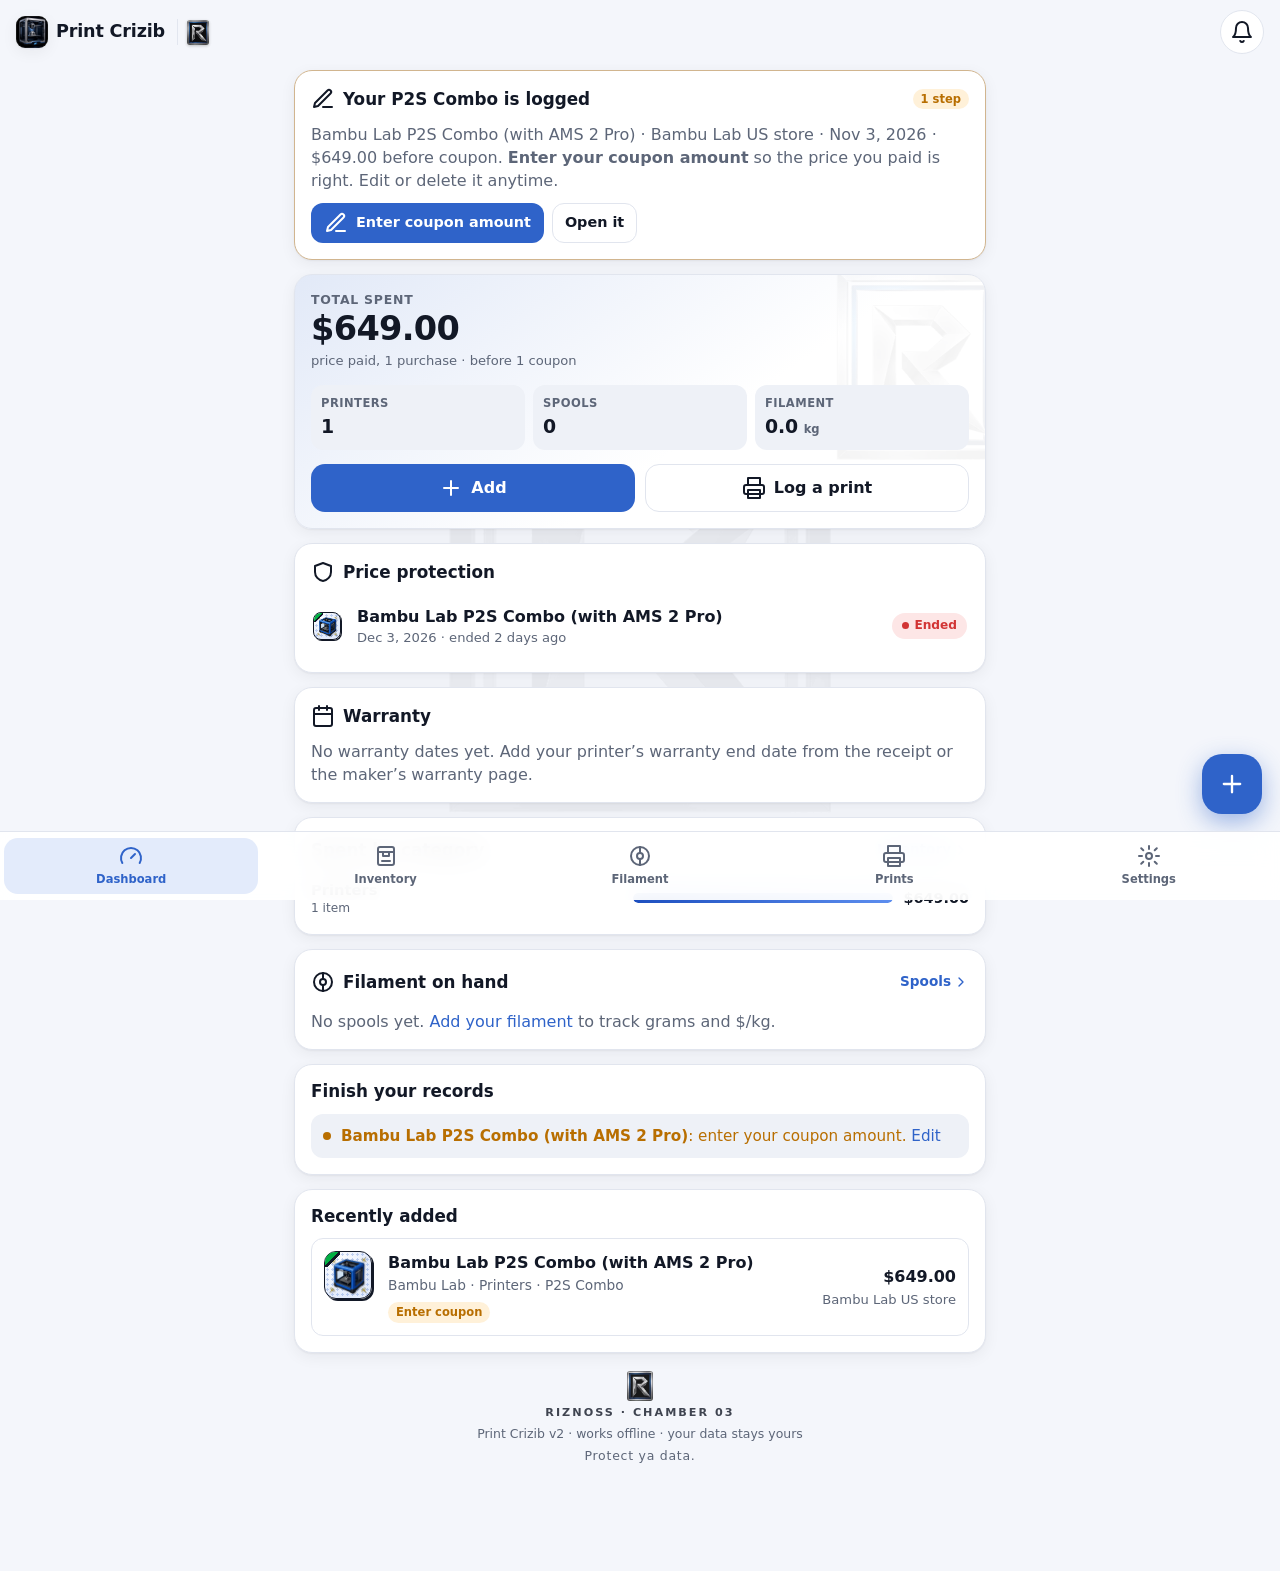
<file: index.html>
<!doctype html>
<html lang="en">
<head>
<meta charset="utf-8">
<meta name="viewport" content="width=device-width, initial-scale=1, viewport-fit=cover">
<title>Print Crizib: 3D Printing Gear &amp; Filament</title>
<meta name="description" content="Track your 3D printers, filament spools, resin, parts and every purchase: price paid, coupons, price-protection and warranty dates, grams left. Works offline; your data stays on your device.">
<meta name="theme-color" content="#f3f5f9" id="themeColor">
<meta name="apple-mobile-web-app-capable" content="yes">
<meta name="mobile-web-app-capable" content="yes">
<meta name="apple-mobile-web-app-status-bar-style" content="default">
<meta name="apple-mobile-web-app-title" content="Print Crizib">
<meta property="og:title" content="Print Crizib · RIZNOSS Chamber 03">
<meta property="og:description" content="Your 3D printing gear and filament: what you paid, price-protection and warranty dates, grams left. Free, private, works offline.">
<meta property="og:image" content="https://bigriznizzle.github.io/printcrizib/img/og-printcrizib.jpg">
<link rel="manifest" href="manifest.json">
<link rel="icon" href="favicon.ico" sizes="48x48">
<link rel="icon" type="image/png" sizes="32x32" href="icons/favicon-32.png">
<link rel="apple-touch-icon" href="icons/apple-touch-icon.png">
<link rel="stylesheet" href="styles.css">
</head>
<body>
<header class="topbar">
  <div class="brand"><span class="logo" aria-hidden="true"></span><span>Print Crizib</span><a href="#/about" class="rz-mark" aria-label="About Print Crizib, a RIZNOSS app"><img src="img/riznoss-crest-solid.webp" alt="" width="22" height="25" decoding="async"></a></div>
  <div class="top-right"><a href="#/dash" class="bell" id="bell" aria-label="Reminders on the dashboard"><svg viewBox="0 0 24 24" class="ic"><path d="M6 8a6 6 0 0 1 12 0c0 7 3 9 3 9H3s3-2 3-9"/><path d="M10.3 21a1.94 1.94 0 0 0 3.4 0"/></svg><span class="bell-count" id="bellCount" hidden></span></a></div>
</header>
<button type="button" class="update-bar" id="updateBar" hidden>Update available, tap to reload</button>
<main id="app" tabindex="-1"></main>
<button class="fab" id="fab" aria-label="Add" hidden><svg viewBox="0 0 24 24" class="ic"><path d="M12 5v14M5 12h14"/></svg></button>
<nav class="tabbar" id="tabbar">
  <a href="#/dash" data-tab="dash"><svg viewBox="0 0 24 24" class="ic"><path d="m12 14 4-4"/><path d="M3.34 19a10 10 0 1 1 17.32 0"/></svg><span>Dashboard</span></a>
  <a href="#/inv" data-tab="inv"><svg viewBox="0 0 24 24" class="ic"><rect x="4" y="3" width="16" height="18" rx="2"/><path d="M4 8h16M9 8v4h6V8M8 17h8"/></svg><span>Inventory</span></a>
  <a href="#/filament" data-tab="filament"><svg viewBox="0 0 24 24" class="ic"><circle cx="12" cy="12" r="9"/><circle cx="12" cy="12" r="3"/><path d="M12 3v6M12 15v6"/></svg><span>Filament</span></a>
  <a href="#/prints" data-tab="prints"><svg viewBox="0 0 24 24" class="ic"><path d="M6 9V2h12v7"/><rect x="2" y="9" width="20" height="9" rx="2"/><path d="M6 14h12v8H6z"/></svg><span>Prints</span></a>
  <a href="#/more" data-tab="more"><svg viewBox="0 0 24 24" class="ic"><circle cx="12" cy="12" r="3"/><path d="M12 2v3M12 19v3M4.2 4.2l2.1 2.1M17.7 17.7l2.1 2.1M2 12h3M19 12h3M4.2 19.8l2.1-2.1M17.7 6.3l2.1-2.1"/></svg><span>Settings</span></a>
</nav>
<dialog id="sheet" class="sheet"><form method="dialog" class="sheet-inner" id="sheetForm" novalidate></form></dialog>
<dialog id="confirm" class="confirm"><div class="confirm-inner" id="confirmInner"></div></dialog>
<div class="toast" id="toast" role="status" aria-live="polite"></div>
<input type="file" id="importFile" accept="application/json,.json" hidden>
<script src="app.js"></script>
<script src="sync.js"></script>
</body>
</html>
</file>
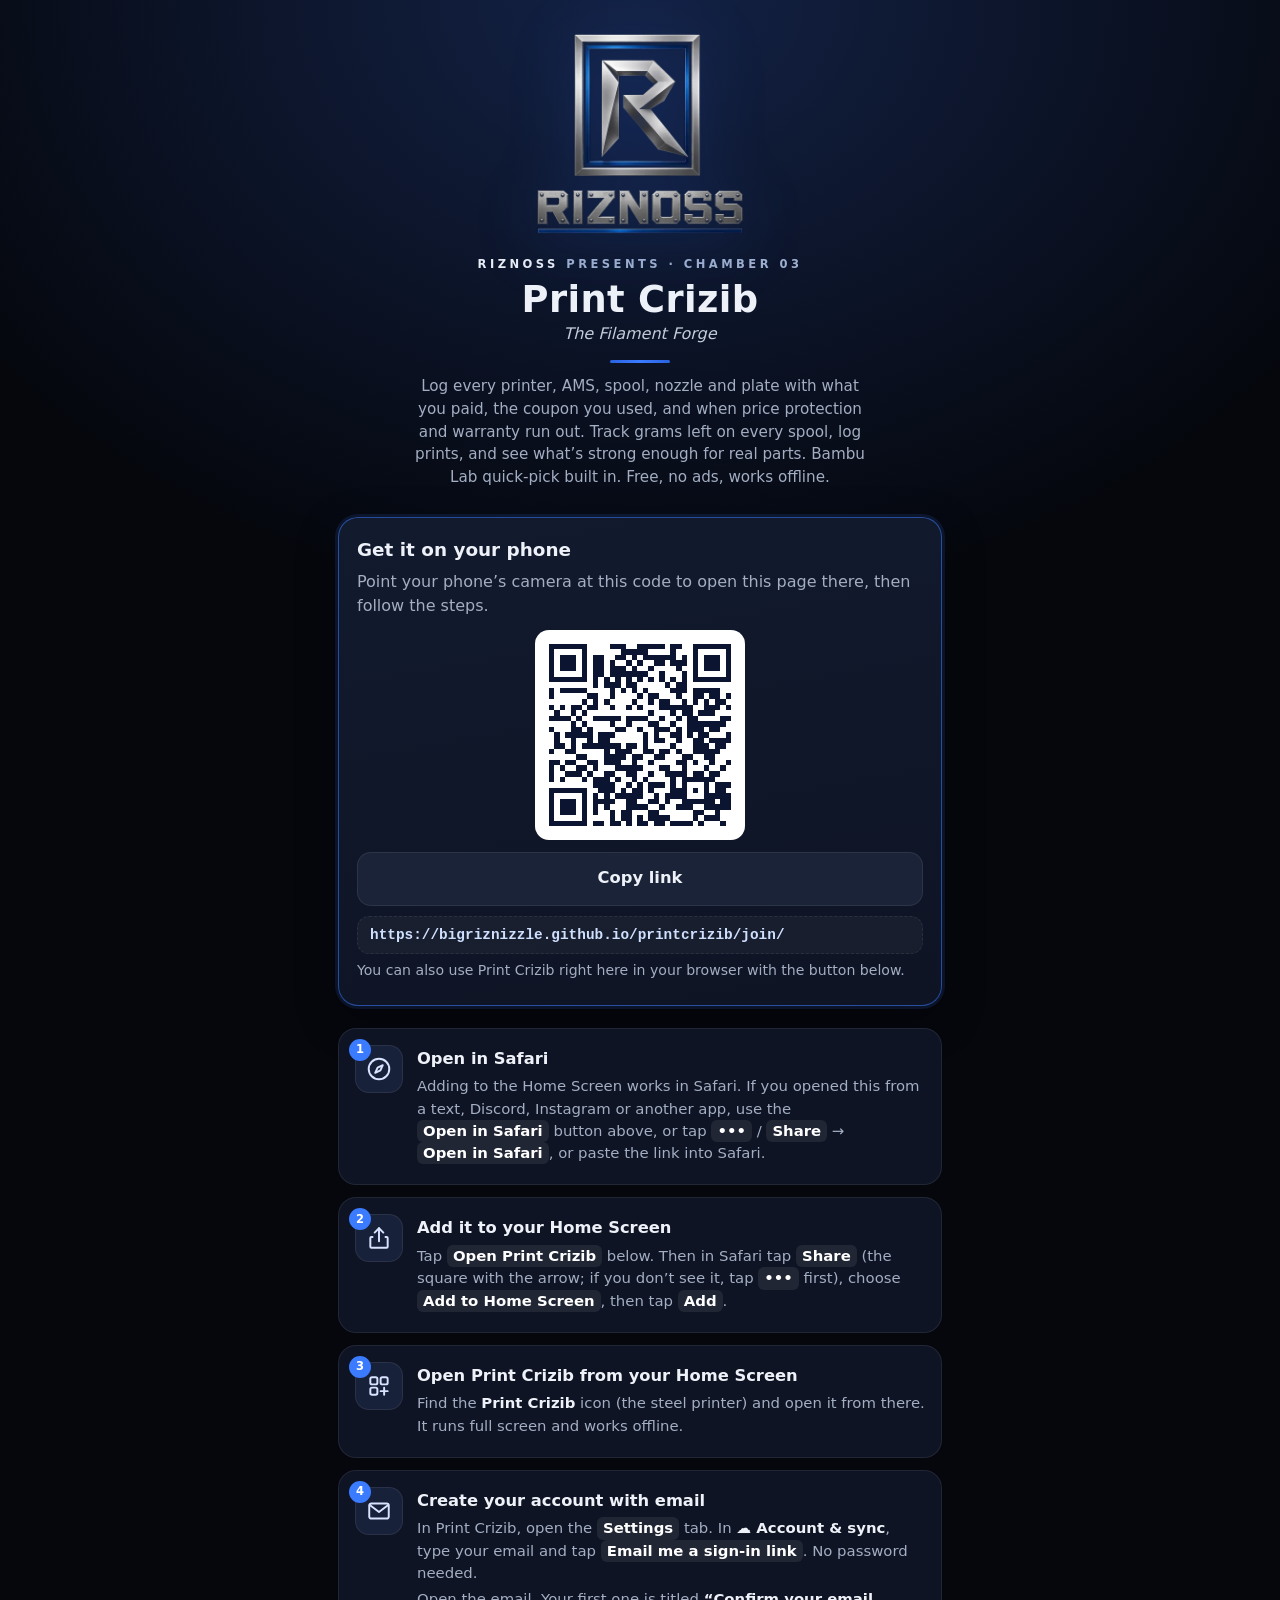
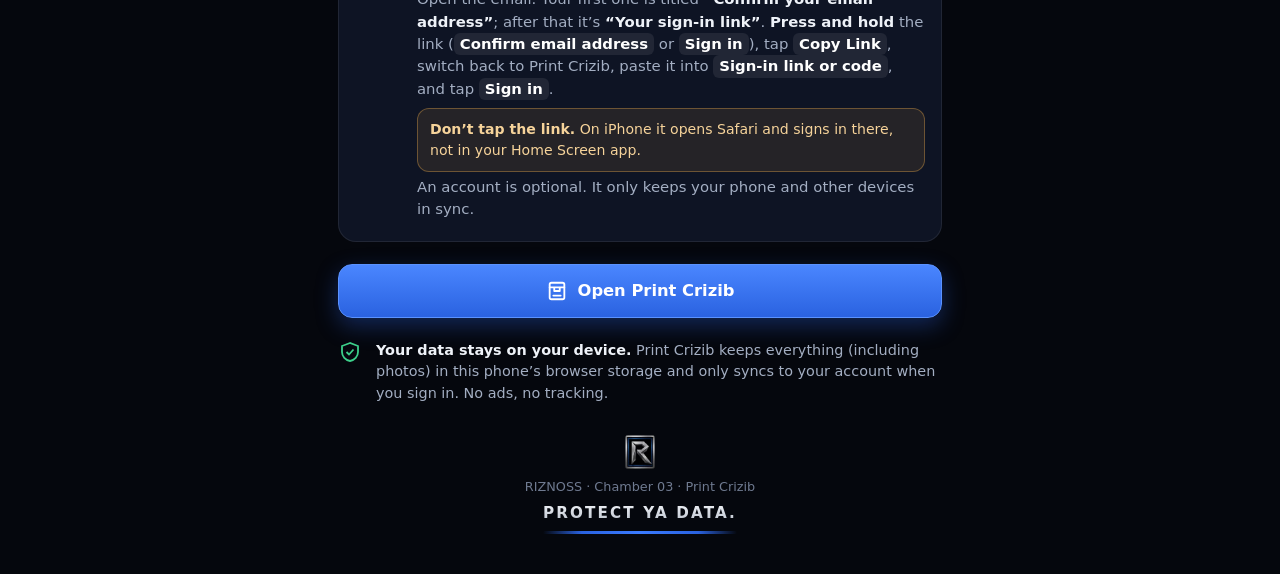
<file: join/index.html>
<!doctype html>
<html lang="en">
<head>
<meta charset="utf-8">
<meta name="viewport" content="width=device-width, initial-scale=1, viewport-fit=cover">
<title>Get Print Crizib · RIZNOSS Chamber 03</title>
<meta name="description" content="Print Crizib keeps every printer, AMS, spool and part you own: what you paid, coupons, price protection, warranty dates and grams left. Free, private, works offline.">
<meta name="theme-color" content="#05070d">
<link rel="canonical" href="https://bigriznizzle.github.io/printcrizib/join/">
<meta property="og:type" content="website">
<meta property="og:site_name" content="Print Crizib · RIZNOSS">
<meta property="og:title" content="Print Crizib · RIZNOSS Chamber 03">
<meta property="og:description" content="Your 3D printing gear and filament: what you paid, price-protection and warranty dates, grams left. Free, private, works offline. Tap to add it to your home screen.">
<meta property="og:url" content="https://bigriznizzle.github.io/printcrizib/join/">
<meta property="og:image" content="https://bigriznizzle.github.io/printcrizib/img/og-printcrizib.jpg">
<meta property="og:image:secure_url" content="https://bigriznizzle.github.io/printcrizib/img/og-printcrizib.jpg">
<meta property="og:image:type" content="image/jpeg">
<meta property="og:image:width" content="1200">
<meta property="og:image:height" content="630">
<meta property="og:image:alt" content="RIZNOSS crest with Print Crizib: Chamber 03, The Filament Forge">
<meta name="twitter:card" content="summary_large_image">
<meta name="twitter:title" content="Print Crizib · RIZNOSS Chamber 03">
<meta name="twitter:description" content="Your 3D printing gear and filament: what you paid, price-protection and warranty dates, grams left. Free, private, works offline.">
<meta name="twitter:image" content="https://bigriznizzle.github.io/printcrizib/img/og-printcrizib.jpg">
<meta name="twitter:image:alt" content="RIZNOSS crest with Print Crizib: Chamber 03, The Filament Forge">
<link rel="icon" type="image/png" sizes="32x32" href="../icons/favicon-32.png">
<link rel="apple-touch-icon" href="../icons/apple-touch-icon.png">
<link rel="manifest" href="../manifest.json">
<meta name="apple-mobile-web-app-title" content="Print Crizib">
<style>
:root{--bg:#05070d;--card:#0e1424;--card2:#121a2e;--line:rgba(255,255,255,.08);--text:#eef2f8;--muted:#a3aec2;--blue:#3b7bff;--blue2:#2a62e0;--ok:#3ccf8a;color-scheme:dark}
*{box-sizing:border-box}
html,body{margin:0;background:var(--bg);color:var(--text)}
body{font:16px/1.5 system-ui,-apple-system,"Segoe UI",Roboto,"Noto Sans",sans-serif;-webkit-font-smoothing:antialiased;min-height:100vh;
  background:radial-gradient(90% 40% at 50% 0%,#132246 0%,transparent 70%),var(--bg);padding:env(safe-area-inset-top) 0 env(safe-area-inset-bottom)}
.wrap{max-width:560px;margin:0 auto;padding:22px 18px 40px}
.hero{text-align:center;padding:10px 0 6px}
.hero img{width:min(54vw,210px);height:auto;filter:drop-shadow(0 12px 30px rgba(40,90,200,.28))}
.pres{margin:14px 0 0;font-size:.72rem;letter-spacing:.3em;text-transform:uppercase;color:#9fb0cf;font-weight:700}
.pres b{color:#e8edf6}
h1{margin:6px 0 0;font-size:2rem;line-height:1.1;letter-spacing:.01em}
.alias{margin:2px 0 0;color:#c3cad8;font-style:italic}
.pitch{margin:12px auto 0;max-width:30em;color:var(--muted);font-size:.95rem}
.bar{width:60px;height:3px;margin:14px auto 0;border-radius:2px;background:linear-gradient(90deg,var(--blue2),var(--blue),var(--blue2))}
.box{margin-top:22px;border-radius:20px;padding:18px;background:linear-gradient(170deg,var(--card2),var(--card));border:1px solid var(--line);box-shadow:0 14px 40px rgba(0,0,0,.35)}
.box.alert{border-color:rgba(59,123,255,.55);box-shadow:0 0 0 3px rgba(59,123,255,.12),0 14px 40px rgba(0,0,0,.35)}
.box h2{margin:0 0 6px;font-size:1.15rem}
.box p{margin:6px 0;color:var(--muted)}
.btn{display:flex;align-items:center;justify-content:center;gap:10px;width:100%;min-height:54px;margin-top:12px;padding:12px 18px;border-radius:14px;border:1px solid var(--line);
  background:#1a2338;color:var(--text);font:inherit;font-weight:750;font-size:1.02rem;text-decoration:none;cursor:pointer;-webkit-tap-highlight-color:transparent}
.btn.primary{background:linear-gradient(180deg,#4a86ff,#2a62e0);border-color:#5a92ff;color:#fff;box-shadow:0 8px 22px rgba(42,98,224,.35)}
.btn.silver{background:linear-gradient(180deg,#f3f5f9,#b7bfcc);color:#0b1020;border-color:#cfd5df}
.btn svg{width:22px;height:22px;flex:none}
.btn:active{transform:translateY(1px)}
.copied{color:var(--ok)!important}
.link{display:block;margin-top:10px;padding:10px 12px;border-radius:12px;background:rgba(255,255,255,.04);border:1px dashed var(--line);font:600 .9rem ui-monospace,SFMono-Regular,Menlo,monospace;color:#cfe0ff;word-break:break-all;user-select:all;-webkit-user-select:all}
.ok{display:inline-flex;align-items:center;gap:6px;color:var(--ok);font-weight:700}
ol.steps{list-style:none;margin:22px 0 0;padding:0;display:grid;gap:12px;counter-reset:s}
.step{display:grid;grid-template-columns:48px 1fr;gap:14px;align-items:start;padding:16px;border-radius:18px;background:var(--card);border:1px solid var(--line)}
.step.now{border-color:rgba(59,123,255,.6);background:linear-gradient(170deg,#142347,var(--card) 70%)}
.step.done{opacity:.62}
.ic{position:relative;width:48px;height:48px;border-radius:14px;display:grid;place-items:center;background:#18213a;border:1px solid var(--line)}
.ic svg{width:26px;height:26px;stroke:#d7e3ff;fill:none;stroke-width:1.8;stroke-linecap:round;stroke-linejoin:round}
.ic b{position:absolute;top:-7px;left:-7px;width:22px;height:22px;border-radius:50%;display:grid;place-items:center;font-size:.72rem;background:var(--blue);color:#fff}
.step.done .ic b{background:var(--ok)}
.step h3{margin:2px 0 4px;font-size:1.02rem}
.step p{margin:4px 0;color:var(--muted);font-size:.93rem}
.step strong{color:var(--text)}
.ui{display:inline-block;padding:0 6px;border-radius:6px;background:rgba(255,255,255,.08);color:#fff;font-weight:650;white-space:nowrap}
.warn{margin-top:8px;padding:10px 12px;border-radius:12px;background:rgba(242,176,74,.1);border:1px solid rgba(242,176,74,.35);color:#f6d39a;font-size:.88rem}
.qr{display:grid;place-items:center;margin-top:12px}
.qr svg{width:210px;height:210px;border-radius:14px;background:#fff;padding:8px}
.privacy{margin-top:22px;display:grid;grid-template-columns:28px 1fr;gap:10px;align-items:start;color:var(--muted);font-size:.9rem}
.privacy svg{width:24px;height:24px;stroke:var(--ok);fill:none;stroke-width:1.8}
.foot{margin-top:30px;text-align:center;color:#6f7a90;font-size:.8rem}
.foot img{width:30px;height:34px;border-radius:3px;display:block;margin:0 auto 8px;opacity:.9}
.sign{display:inline-block;margin-top:6px;font-weight:900;letter-spacing:.14em;text-transform:uppercase;color:#e9eef7;font-size:.95rem;
  background:linear-gradient(180deg,#f4f6fa,#9aa3b2);-webkit-background-clip:text;background-clip:text;-webkit-text-fill-color:transparent}
.sign::after{content:"";display:block;height:3px;margin-top:6px;border-radius:2px;background:linear-gradient(90deg,transparent,var(--blue2) 20%,var(--blue) 50%,var(--blue2) 80%,transparent)}
[hidden]{display:none!important}
@media (min-width:760px){.wrap{max-width:640px}h1{font-size:2.3rem}}
</style>
</head>
<body>
<main class="wrap">
  <header class="hero">
    <img src="../img/riznoss-lockup.webp" alt="RIZNOSS" width="210" height="203">
    <p class="pres"><b>RIZNOSS</b> presents · Chamber 03</p>
    <h1>Print Crizib</h1>
    <p class="alias">The Filament Forge</p>
    <div class="bar"></div>
    <p class="pitch">Log every printer, AMS, spool, nozzle and plate with what you paid, the coupon you used, and when price protection and warranty run out. Track grams left on every spool, log prints, and see what’s strong enough for real parts. Bambu Lab quick-pick built in. Free, no ads, works offline.</p>
  </header>

  <!-- context box: filled in by the script below; the default is the plain-link version for no-JS -->
  <section class="box alert" id="ctx">
    <h2>Open this page in Safari</h2>
    <p>On iPhone, Print Crizib installs from Safari. Copy this link and paste it into Safari:</p>
    <span class="link">https://bigriznizzle.github.io/printcrizib/join/</span>
  </section>

  <ol class="steps" id="steps">
    <li class="step" data-s="1"><div class="ic"><b>1</b><svg viewBox="0 0 24 24"><circle cx="12" cy="12" r="9.5"/><path d="m15.5 8.5-2.2 4.8-4.8 2.2 2.2-4.8z"/></svg></div>
      <div><h3 data-ios>Open in Safari</h3><h3 data-android hidden>Open in Chrome</h3>
        <p data-ios>Adding to the Home Screen works in Safari. If you opened this from a text, Discord, Instagram or another app, use the <span class="ui">Open in Safari</span> button above, or tap <span class="ui">•••</span> / <span class="ui">Share</span> → <span class="ui">Open in Safari</span>, or paste the link into Safari.</p>
        <p data-android hidden>Use Chrome. In another app, tap <span class="ui">⋮</span> → <span class="ui">Open in Chrome</span> (or <span class="ui">Open in browser</span>).</p></div></li>
    <li class="step" data-s="2"><div class="ic"><b>2</b><svg viewBox="0 0 24 24"><path d="M12 3v12"/><path d="m8 7 4-4 4 4"/><path d="M6 11H5a1 1 0 0 0-1 1v8a1 1 0 0 0 1 1h14a1 1 0 0 0 1-1v-8a1 1 0 0 0-1-1h-1"/></svg></div>
      <div><h3 data-ios>Add it to your Home Screen</h3><h3 data-android hidden>Install the app</h3>
        <p data-ios>Tap <span class="ui">Open Print Crizib</span> below. Then in Safari tap <span class="ui">Share</span> (the square with the arrow; if you don’t see it, tap <span class="ui">•••</span> first), choose <span class="ui">Add to Home Screen</span>, then tap <span class="ui">Add</span>.</p>
        <p data-android hidden>Tap <span class="ui">Install Print Crizib</span> above if you see it. Otherwise open Print Crizib, tap Chrome’s <span class="ui">⋮</span> menu → <span class="ui">Install app</span> (or <span class="ui">Add to Home screen</span>) → <span class="ui">Install</span>.</p></div></li>
    <li class="step" data-s="3"><div class="ic"><b>3</b><svg viewBox="0 0 24 24"><rect x="4" y="4" width="6.5" height="6.5" rx="1.6"/><rect x="13.5" y="4" width="6.5" height="6.5" rx="1.6"/><rect x="4" y="13.5" width="6.5" height="6.5" rx="1.6"/><path d="M16.75 13.5v6.5M13.5 16.75H20"/></svg></div>
      <div><h3>Open Print Crizib from your Home Screen</h3>
        <p>Find the <strong>Print Crizib</strong> icon (the steel printer) and open it from there. It runs full screen and works offline.</p></div></li>
    <li class="step" data-s="4"><div class="ic"><b>4</b><svg viewBox="0 0 24 24"><rect x="3" y="5" width="18" height="14" rx="2"/><path d="m3.5 6.5 8.5 6.5 8.5-6.5"/></svg></div>
      <div><h3>Create your account with email</h3>
        <p>In Print Crizib, open the <span class="ui">Settings</span> tab. In <strong>☁️ Account &amp; sync</strong>, type your email and tap <span class="ui">Email me a sign-in link</span>. No password needed.</p>
        <p>Open the email. Your first one is titled <strong>“Confirm your email address”</strong>; after that it’s <strong>“Your sign-in link”</strong>. <strong>Press and hold</strong> the link (<span class="ui">Confirm email address</span> or <span class="ui">Sign in</span>), tap <span class="ui">Copy Link</span>, switch back to Print Crizib, paste it into <span class="ui">Sign-in link or code</span>, and tap <span class="ui">Sign in</span>.</p>
        <div class="warn" data-ios><b>Don’t tap the link.</b> On iPhone it opens Safari and signs in there, not in your Home Screen app.</div>
        <p>An account is optional. It only keeps your phone and other devices in sync.</p></div></li>
  </ol>

  <a class="btn primary" id="openApp" href="https://bigriznizzle.github.io/printcrizib/?join=1" style="margin-top:22px"><svg viewBox="0 0 24 24" fill="none" stroke="currentColor" stroke-width="2" stroke-linecap="round" stroke-linejoin="round"><rect x="4" y="3" width="16" height="18" rx="2"/><path d="M4 8h16M9 8v4h6V8M8 17h8"/></svg>Open Print Crizib</a>

  <div class="privacy"><svg viewBox="0 0 24 24"><path d="M12 3 4 6v6c0 4.5 3.4 8.3 8 9 4.6-.7 8-4.5 8-9V6z"/><path d="m8.5 12 2.5 2.5 4.5-5"/></svg>
    <div><strong style="color:var(--text)">Your data stays on your device.</strong> Print Crizib keeps everything (including photos) in this phone’s browser storage and only syncs to your account when you sign in. No ads, no tracking.</div></div>

  <footer class="foot"><img src="../img/riznoss-crest-solid.webp" alt="" width="30" height="34">RIZNOSS · Chamber 03 · Print Crizib<br><span class="sign">Protect ya data.</span></footer>
</main>

<template id="tpl-ios-other">
  <h2>Open this in Safari first</h2>
  <p>You’re in another app’s browser. iPhone can only add Print Crizib to your Home Screen from Safari. This button opens Print Crizib in Safari, where it shows you the next step.</p>
  <a class="btn primary" id="safariBtn" href="x-safari-https://bigriznizzle.github.io/printcrizib/?join=1"><svg viewBox="0 0 24 24" fill="none" stroke="currentColor" stroke-width="2"><circle cx="12" cy="12" r="9.5"/><path d="m15.5 8.5-2.2 4.8-4.8 2.2 2.2-4.8z"/></svg>Open in Safari</a>
  <button class="btn" type="button" data-copy><svg viewBox="0 0 24 24" fill="none" stroke="currentColor" stroke-width="2"><rect x="9" y="9" width="12" height="12" rx="2"/><path d="M5 15V5a2 2 0 0 1 2-2h10"/></svg><span>Copy link</span></button>
  <p style="font-size:.88rem">Nothing happened? Tap <span class="ui">•••</span> or <span class="ui">Share</span> in this app and choose <span class="ui">Open in Safari</span> (or <span class="ui">Open in browser</span>). Or copy the link, open Safari, and paste it into the address bar.</p>
  <span class="link">https://bigriznizzle.github.io/printcrizib/join/</span>
</template>
<template id="tpl-ios-safari">
  <h2><span class="ok">✓ You’re in Safari</span></h2>
  <p>Next, step 2: tap <span class="ui">Open Print Crizib</span>, then <span class="ui">Share</span> → <span class="ui">Add to Home Screen</span> → <span class="ui">Add</span>.</p>
  <a class="btn primary" href="https://bigriznizzle.github.io/printcrizib/?join=1">Open Print Crizib</a>
</template>
<template id="tpl-installed">
  <h2><span class="ok">✓ Print Crizib is installed</span></h2>
  <p>You’re in the Home Screen app. Go to step 4 to create your account (optional).</p>
  <a class="btn primary" href="https://bigriznizzle.github.io/printcrizib/#/more">Open Account &amp; sync</a>
</template>
<template id="tpl-android">
  <h2>Install Print Crizib on Android</h2>
  <p>Install it from Chrome and it opens like a regular app, even offline.</p>
  <button class="btn primary" type="button" id="installBtn" hidden><svg viewBox="0 0 24 24" fill="none" stroke="currentColor" stroke-width="2" stroke-linecap="round"><path d="M12 3v12m0 0-4-4m4 4 4-4M4 21h16"/></svg>Install Print Crizib</button>
  <a class="btn" id="chromeBtn" hidden href="intent://bigriznizzle.github.io/printcrizib/?join=1#Intent;scheme=https;package=com.android.chrome;end">Open in Chrome</a>
  <button class="btn" type="button" data-copy><span>Copy link</span></button>
  <p style="font-size:.88rem">No install button? Tap Chrome’s <span class="ui">⋮</span> menu → <span class="ui">Install app</span> or <span class="ui">Add to Home screen</span>.</p>
</template>
<template id="tpl-desktop">
  <h2>Get it on your phone</h2>
  <p>Point your phone’s camera at this code to open this page there, then follow the steps.</p>
  <div class="qr" aria-label="QR code for https://bigriznizzle.github.io/printcrizib/join/"><svg xmlns="http://www.w3.org/2000/svg" viewBox="0 0 35 35" shape-rendering="crispEdges"><path fill="#ffffff" d="M0 0h35v35H0z"/><path stroke="#0b1430" d="M1 1.5h7m4 0h3m2 0h5m1 0h2m2 0h7M1 2.5h1m5 0h1m6 0h5m4 0h1m3 0h1m5 0h1M1 3.5h1m1 0h3m1 0h1m1 0h2m2 0h2m1 0h1m1 0h6m1 0h1m1 0h1m1 0h3m1 0h1M1 4.5h1m1 0h3m1 0h1m1 0h2m1 0h1m2 0h1m1 0h1m2 0h2m1 0h3m1 0h1m1 0h3m1 0h1M1 5.5h1m1 0h3m1 0h1m1 0h2m1 0h3m1 0h1m2 0h1m4 0h1m2 0h1m1 0h3m1 0h1M1 6.5h1m5 0h1m1 0h2m1 0h7m2 0h1m3 0h1m1 0h1m5 0h1M1 7.5h7m1 0h1m1 0h1m1 0h1m1 0h1m1 0h1m1 0h1m1 0h1m1 0h1m1 0h1m1 0h7M9 8.5h1m1 0h3m1 0h2m5 0h1m1 0h2M1 9.5h1m1 0h5m4 0h1m1 0h1m1 0h1m1 0h1m4 0h3m1 0h5M1 10.5h1m6 0h2m2 0h1m4 0h1m1 0h2m3 0h1m2 0h2m1 0h2m1 0h1M7 11.5h1m1 0h1m1 0h1m4 0h1m2 0h1m1 0h2m2 0h1m1 0h1m1 0h1m1 0h2M1 12.5h1m1 0h1m1 0h2m1 0h2m2 0h1m2 0h1m1 0h1m3 0h6m2 0h3m1 0h1M2 13.5h1m2 0h1m1 0h1m11 0h1m3 0h1m1 0h2m1 0h3M1 14.5h4m1 0h1m2 0h5m1 0h4m2 0h1m2 0h1m1 0h2m4 0h2M5 15.5h1m1 0h1m4 0h1m2 0h1m3 0h2m2 0h1m2 0h7M1 16.5h1m3 0h2m1 0h1m4 0h2m2 0h1m2 0h3m1 0h1m1 0h3m1 0h2M2 17.5h1m1 0h5m1 0h3m5 0h1m1 0h1m2 0h2m1 0h1m1 0h2m3 0h1M2 18.5h1m2 0h1m2 0h1m1 0h2m6 0h1m1 0h2m2 0h1m2 0h2m1 0h4M2 19.5h2m1 0h1m1 0h7m1 0h2m1 0h1m4 0h1m3 0h3m1 0h2M1 20.5h1m2 0h2m5 0h1m1 0h3m2 0h2m1 0h2m1 0h1m2 0h5M6 21.5h2m3 0h4m1 0h2m2 0h2m3 0h2m2 0h2M1 22.5h2m1 0h2m2 0h2m1 0h3m2 0h1m2 0h1m4 0h2m1 0h1m2 0h1m2 0h1M1 23.5h1m1 0h1m2 0h2m1 0h1m3 0h5m3 0h2m2 0h1m3 0h1m2 0h1M1 24.5h1m2 0h3m1 0h1m2 0h2m2 0h2m2 0h1m2 0h4m1 0h2m1 0h2M1 25.5h1m1 0h1m3 0h1m1 0h3m1 0h1m2 0h1m1 0h1m4 0h1m1 0h6M9 26.5h4m2 0h1m1 0h1m1 0h3m1 0h1m1 0h1m3 0h1m1 0h3M1 27.5h7m2 0h3m1 0h1m1 0h2m1 0h1m3 0h3m1 0h1m1 0h1m1 0h2M1 28.5h1m5 0h1m1 0h1m1 0h1m1 0h5m2 0h1m1 0h4m3 0h5M1 29.5h1m1 0h3m1 0h1m1 0h4m2 0h2m2 0h2m1 0h1m2 0h6m1 0h2M1 30.5h1m1 0h3m1 0h1m1 0h1m1 0h1m3 0h4m2 0h1m2 0h3m2 0h5M1 31.5h1m1 0h3m1 0h1m1 0h1m2 0h1m1 0h2m3 0h2m6 0h2m2 0h1M1 32.5h1m5 0h1m4 0h1m1 0h2m1 0h1m1 0h4m4 0h1m1 0h3M1 33.5h7m1 0h2m1 0h2m1 0h1m1 0h2m1 0h2m1 0h4m1 0h1m3 0h1"/></svg>
</div>
  <button class="btn" type="button" data-copy><span>Copy link</span></button>
  <span class="link">https://bigriznizzle.github.io/printcrizib/join/</span>
  <p style="font-size:.88rem">You can also use Print Crizib right here in your browser with the button below.</p>
</template>
<script>
(function () {
  var JOIN = 'https://bigriznizzle.github.io/printcrizib/join/';
  var ua = navigator.userAgent || '', nav = navigator;
  var ios = /iPad|iPhone|iPod/.test(ua) || (nav.platform === 'MacIntel' && nav.maxTouchPoints > 1);
  var android = /Android/i.test(ua);
  var standalone = nav.standalone === true || (window.matchMedia && matchMedia('(display-mode: standalone)').matches);
  // iOS Safari has "Version/x Safari/x" in its user agent; Chrome, Firefox, Edge, Opera, DuckDuckGo, Google app and in-app webviews (Discord, Instagram, Messenger, ...) differ. Brave copies Safari's UA, so check navigator.brave too.
  var other = /CriOS|FxiOS|EdgiOS|OPiOS|OPT\/|DuckDuckGo|Ddg\/|GSA\/|YaBrowser|Mercury|Instagram|FBAN|FBAV|FB_IAB|FBIOS|Messenger|Discord|Snapchat|Line\/|Twitter|LinkedInApp|Pinterest|TikTok|musical_ly|BytedanceWebview|WhatsApp|Telegram|Reddit|MicroMessenger|KAKAOTALK/i.test(ua);
  var safari = ios && /Safari\//.test(ua) && /Version\//.test(ua) && !other && !nav.brave;
  var mode = standalone ? 'installed' : ios ? (safari ? 'ios-safari' : 'ios-other') : android ? 'android' : 'desktop';
  document.documentElement.dataset.mode = mode;
  var ctx = document.getElementById('ctx');
  ctx.innerHTML = document.getElementById('tpl-' + mode).innerHTML;
  // platform-specific step text
  document.querySelectorAll('[data-android]').forEach(function (e) { e.hidden = !android; });
  document.querySelectorAll('[data-ios]').forEach(function (e) { e.hidden = android; });
  var now = { 'ios-other': 1, 'ios-safari': 2, android: 1, installed: 4, desktop: 0 }[mode];
  document.querySelectorAll('.step').forEach(function (li) { var s = +li.dataset.s; if (now && s < now) li.classList.add('done'); if (s === now) li.classList.add('now'); });
  if (mode === 'installed') document.getElementById('openApp').href = 'https://bigriznizzle.github.io/printcrizib/#/more';
  // copy link
  function copy(btn) {
    var done = function () { var s = btn.querySelector('span') || btn; var t = s.textContent; s.textContent = 'Link copied ✓'; btn.classList.add('copied'); setTimeout(function () { s.textContent = t; btn.classList.remove('copied'); }, 2200); };
    if (nav.clipboard && nav.clipboard.writeText) nav.clipboard.writeText(JOIN).then(done, fallback); else fallback();
    function fallback() { var ta = document.createElement('textarea'); ta.value = JOIN; ta.setAttribute('readonly', ''); ta.style.position = 'fixed'; ta.style.opacity = '0'; document.body.appendChild(ta); ta.select(); ta.setSelectionRange(0, 999); try { document.execCommand('copy'); done(); } catch (e) { prompt('Copy this link:', JOIN); } ta.remove(); }
  }
  document.addEventListener('click', function (e) { var b = e.target.closest('[data-copy]'); if (b) copy(b); });
  // Android: in-app browsers get an "Open in Chrome" intent; Chrome may offer a one-tap install
  if (mode === 'android') {
    if (!/Chrome\/\d+/.test(ua) || /; wv\)|FBAN|FBAV|Instagram|Discord|Snapchat|Line\//.test(ua)) document.getElementById('chromeBtn').hidden = false;
    var deferred = null, ib = document.getElementById('installBtn');
    window.addEventListener('beforeinstallprompt', function (ev) { ev.preventDefault(); deferred = ev; ib.hidden = false; });
    ib.addEventListener('click', function () { if (!deferred) return; deferred.prompt(); deferred.userChoice.then(function (c) { if (c.outcome === 'accepted') { ib.textContent = 'Installed ✓'; } deferred = null; }); });
    window.addEventListener('appinstalled', function () { ib.textContent = 'Installed ✓'; ib.hidden = false; });
    // Chrome only offers installation once the app's service worker is active; register it (same scope as the app)
    if ('serviceWorker' in nav) nav.serviceWorker.register('../sw.js', { scope: '../' }).catch(function () {});
  }
})();
</script>
</body>
</html>
</file>
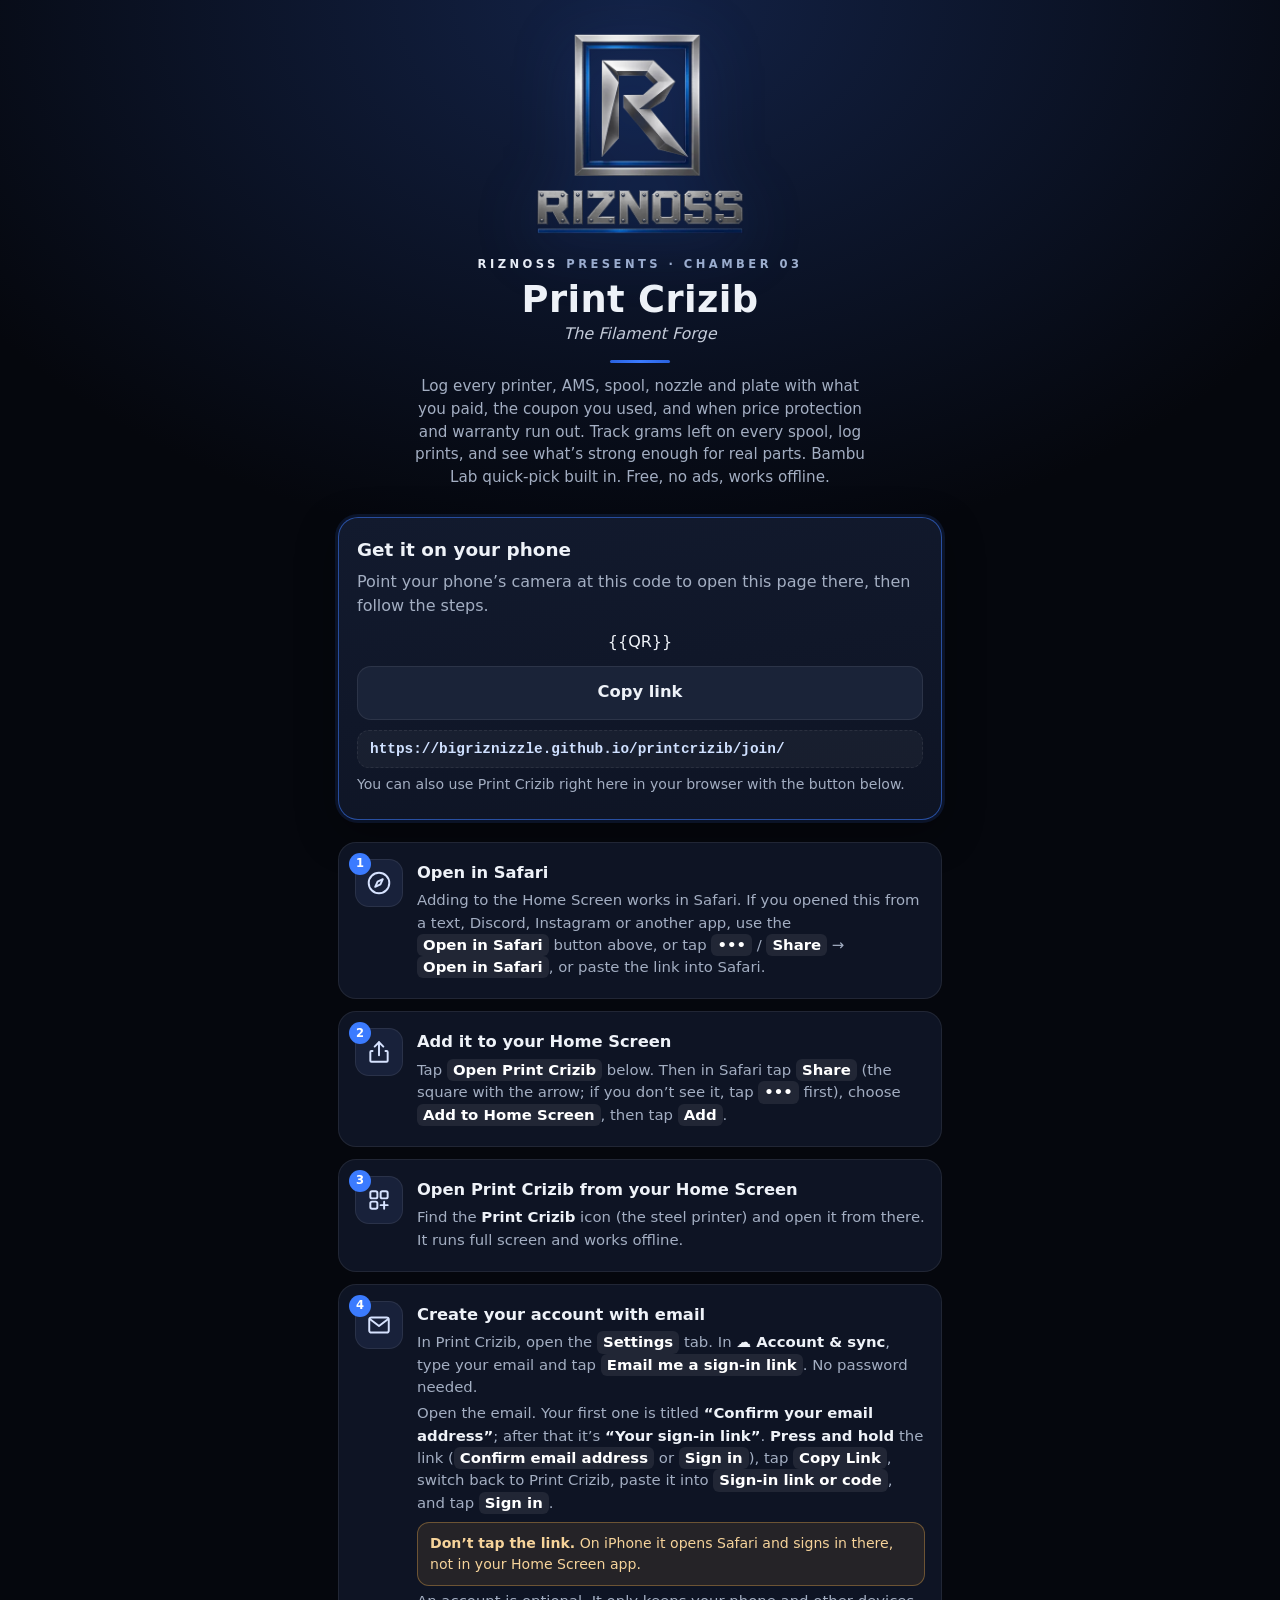
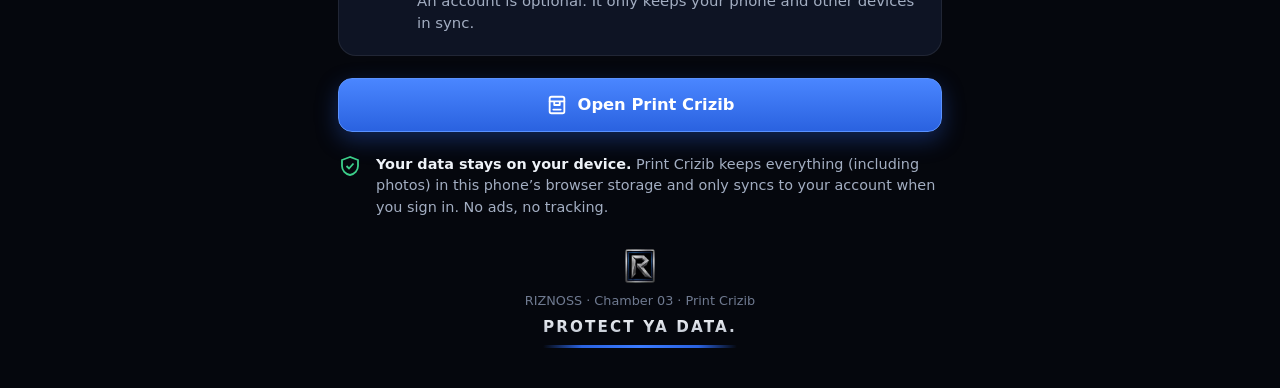
<file: tools/join.template.html>
<!doctype html>
<html lang="en">
<head>
<meta charset="utf-8">
<meta name="viewport" content="width=device-width, initial-scale=1, viewport-fit=cover">
<title>Get Print Crizib · RIZNOSS Chamber 03</title>
<meta name="description" content="Print Crizib keeps every printer, AMS, spool and part you own: what you paid, coupons, price protection, warranty dates and grams left. Free, private, works offline.">
<meta name="theme-color" content="#05070d">
<link rel="canonical" href="https://bigriznizzle.github.io/printcrizib/join/">
<meta property="og:type" content="website">
<meta property="og:site_name" content="Print Crizib · RIZNOSS">
<meta property="og:title" content="Print Crizib · RIZNOSS Chamber 03">
<meta property="og:description" content="Your 3D printing gear and filament: what you paid, price-protection and warranty dates, grams left. Free, private, works offline. Tap to add it to your home screen.">
<meta property="og:url" content="https://bigriznizzle.github.io/printcrizib/join/">
<meta property="og:image" content="https://bigriznizzle.github.io/printcrizib/img/og-printcrizib.jpg">
<meta property="og:image:secure_url" content="https://bigriznizzle.github.io/printcrizib/img/og-printcrizib.jpg">
<meta property="og:image:type" content="image/jpeg">
<meta property="og:image:width" content="1200">
<meta property="og:image:height" content="630">
<meta property="og:image:alt" content="RIZNOSS crest with Print Crizib: Chamber 03, The Filament Forge">
<meta name="twitter:card" content="summary_large_image">
<meta name="twitter:title" content="Print Crizib · RIZNOSS Chamber 03">
<meta name="twitter:description" content="Your 3D printing gear and filament: what you paid, price-protection and warranty dates, grams left. Free, private, works offline.">
<meta name="twitter:image" content="https://bigriznizzle.github.io/printcrizib/img/og-printcrizib.jpg">
<meta name="twitter:image:alt" content="RIZNOSS crest with Print Crizib: Chamber 03, The Filament Forge">
<link rel="icon" type="image/png" sizes="32x32" href="../icons/favicon-32.png">
<link rel="apple-touch-icon" href="../icons/apple-touch-icon.png">
<link rel="manifest" href="../manifest.json">
<meta name="apple-mobile-web-app-title" content="Print Crizib">
<style>
:root{--bg:#05070d;--card:#0e1424;--card2:#121a2e;--line:rgba(255,255,255,.08);--text:#eef2f8;--muted:#a3aec2;--blue:#3b7bff;--blue2:#2a62e0;--ok:#3ccf8a;color-scheme:dark}
*{box-sizing:border-box}
html,body{margin:0;background:var(--bg);color:var(--text)}
body{font:16px/1.5 system-ui,-apple-system,"Segoe UI",Roboto,"Noto Sans",sans-serif;-webkit-font-smoothing:antialiased;min-height:100vh;
  background:radial-gradient(90% 40% at 50% 0%,#132246 0%,transparent 70%),var(--bg);padding:env(safe-area-inset-top) 0 env(safe-area-inset-bottom)}
.wrap{max-width:560px;margin:0 auto;padding:22px 18px 40px}
.hero{text-align:center;padding:10px 0 6px}
.hero img{width:min(54vw,210px);height:auto;filter:drop-shadow(0 12px 30px rgba(40,90,200,.28))}
.pres{margin:14px 0 0;font-size:.72rem;letter-spacing:.3em;text-transform:uppercase;color:#9fb0cf;font-weight:700}
.pres b{color:#e8edf6}
h1{margin:6px 0 0;font-size:2rem;line-height:1.1;letter-spacing:.01em}
.alias{margin:2px 0 0;color:#c3cad8;font-style:italic}
.pitch{margin:12px auto 0;max-width:30em;color:var(--muted);font-size:.95rem}
.bar{width:60px;height:3px;margin:14px auto 0;border-radius:2px;background:linear-gradient(90deg,var(--blue2),var(--blue),var(--blue2))}
.box{margin-top:22px;border-radius:20px;padding:18px;background:linear-gradient(170deg,var(--card2),var(--card));border:1px solid var(--line);box-shadow:0 14px 40px rgba(0,0,0,.35)}
.box.alert{border-color:rgba(59,123,255,.55);box-shadow:0 0 0 3px rgba(59,123,255,.12),0 14px 40px rgba(0,0,0,.35)}
.box h2{margin:0 0 6px;font-size:1.15rem}
.box p{margin:6px 0;color:var(--muted)}
.btn{display:flex;align-items:center;justify-content:center;gap:10px;width:100%;min-height:54px;margin-top:12px;padding:12px 18px;border-radius:14px;border:1px solid var(--line);
  background:#1a2338;color:var(--text);font:inherit;font-weight:750;font-size:1.02rem;text-decoration:none;cursor:pointer;-webkit-tap-highlight-color:transparent}
.btn.primary{background:linear-gradient(180deg,#4a86ff,#2a62e0);border-color:#5a92ff;color:#fff;box-shadow:0 8px 22px rgba(42,98,224,.35)}
.btn.silver{background:linear-gradient(180deg,#f3f5f9,#b7bfcc);color:#0b1020;border-color:#cfd5df}
.btn svg{width:22px;height:22px;flex:none}
.btn:active{transform:translateY(1px)}
.copied{color:var(--ok)!important}
.link{display:block;margin-top:10px;padding:10px 12px;border-radius:12px;background:rgba(255,255,255,.04);border:1px dashed var(--line);font:600 .9rem ui-monospace,SFMono-Regular,Menlo,monospace;color:#cfe0ff;word-break:break-all;user-select:all;-webkit-user-select:all}
.ok{display:inline-flex;align-items:center;gap:6px;color:var(--ok);font-weight:700}
ol.steps{list-style:none;margin:22px 0 0;padding:0;display:grid;gap:12px;counter-reset:s}
.step{display:grid;grid-template-columns:48px 1fr;gap:14px;align-items:start;padding:16px;border-radius:18px;background:var(--card);border:1px solid var(--line)}
.step.now{border-color:rgba(59,123,255,.6);background:linear-gradient(170deg,#142347,var(--card) 70%)}
.step.done{opacity:.62}
.ic{position:relative;width:48px;height:48px;border-radius:14px;display:grid;place-items:center;background:#18213a;border:1px solid var(--line)}
.ic svg{width:26px;height:26px;stroke:#d7e3ff;fill:none;stroke-width:1.8;stroke-linecap:round;stroke-linejoin:round}
.ic b{position:absolute;top:-7px;left:-7px;width:22px;height:22px;border-radius:50%;display:grid;place-items:center;font-size:.72rem;background:var(--blue);color:#fff}
.step.done .ic b{background:var(--ok)}
.step h3{margin:2px 0 4px;font-size:1.02rem}
.step p{margin:4px 0;color:var(--muted);font-size:.93rem}
.step strong{color:var(--text)}
.ui{display:inline-block;padding:0 6px;border-radius:6px;background:rgba(255,255,255,.08);color:#fff;font-weight:650;white-space:nowrap}
.warn{margin-top:8px;padding:10px 12px;border-radius:12px;background:rgba(242,176,74,.1);border:1px solid rgba(242,176,74,.35);color:#f6d39a;font-size:.88rem}
.qr{display:grid;place-items:center;margin-top:12px}
.qr svg{width:210px;height:210px;border-radius:14px;background:#fff;padding:8px}
.privacy{margin-top:22px;display:grid;grid-template-columns:28px 1fr;gap:10px;align-items:start;color:var(--muted);font-size:.9rem}
.privacy svg{width:24px;height:24px;stroke:var(--ok);fill:none;stroke-width:1.8}
.foot{margin-top:30px;text-align:center;color:#6f7a90;font-size:.8rem}
.foot img{width:30px;height:34px;border-radius:3px;display:block;margin:0 auto 8px;opacity:.9}
.sign{display:inline-block;margin-top:6px;font-weight:900;letter-spacing:.14em;text-transform:uppercase;color:#e9eef7;font-size:.95rem;
  background:linear-gradient(180deg,#f4f6fa,#9aa3b2);-webkit-background-clip:text;background-clip:text;-webkit-text-fill-color:transparent}
.sign::after{content:"";display:block;height:3px;margin-top:6px;border-radius:2px;background:linear-gradient(90deg,transparent,var(--blue2) 20%,var(--blue) 50%,var(--blue2) 80%,transparent)}
[hidden]{display:none!important}
@media (min-width:760px){.wrap{max-width:640px}h1{font-size:2.3rem}}
</style>
</head>
<body>
<main class="wrap">
  <header class="hero">
    <img src="../img/riznoss-lockup.webp" alt="RIZNOSS" width="210" height="203">
    <p class="pres"><b>RIZNOSS</b> presents · Chamber 03</p>
    <h1>Print Crizib</h1>
    <p class="alias">The Filament Forge</p>
    <div class="bar"></div>
    <p class="pitch">Log every printer, AMS, spool, nozzle and plate with what you paid, the coupon you used, and when price protection and warranty run out. Track grams left on every spool, log prints, and see what’s strong enough for real parts. Bambu Lab quick-pick built in. Free, no ads, works offline.</p>
  </header>

  <!-- context box: filled in by the script below; the default is the plain-link version for no-JS -->
  <section class="box alert" id="ctx">
    <h2>Open this page in Safari</h2>
    <p>On iPhone, Print Crizib installs from Safari. Copy this link and paste it into Safari:</p>
    <span class="link">https://bigriznizzle.github.io/printcrizib/join/</span>
  </section>

  <ol class="steps" id="steps">
    <li class="step" data-s="1"><div class="ic"><b>1</b><svg viewBox="0 0 24 24"><circle cx="12" cy="12" r="9.5"/><path d="m15.5 8.5-2.2 4.8-4.8 2.2 2.2-4.8z"/></svg></div>
      <div><h3 data-ios>Open in Safari</h3><h3 data-android hidden>Open in Chrome</h3>
        <p data-ios>Adding to the Home Screen works in Safari. If you opened this from a text, Discord, Instagram or another app, use the <span class="ui">Open in Safari</span> button above, or tap <span class="ui">•••</span> / <span class="ui">Share</span> → <span class="ui">Open in Safari</span>, or paste the link into Safari.</p>
        <p data-android hidden>Use Chrome. In another app, tap <span class="ui">⋮</span> → <span class="ui">Open in Chrome</span> (or <span class="ui">Open in browser</span>).</p></div></li>
    <li class="step" data-s="2"><div class="ic"><b>2</b><svg viewBox="0 0 24 24"><path d="M12 3v12"/><path d="m8 7 4-4 4 4"/><path d="M6 11H5a1 1 0 0 0-1 1v8a1 1 0 0 0 1 1h14a1 1 0 0 0 1-1v-8a1 1 0 0 0-1-1h-1"/></svg></div>
      <div><h3 data-ios>Add it to your Home Screen</h3><h3 data-android hidden>Install the app</h3>
        <p data-ios>Tap <span class="ui">Open Print Crizib</span> below. Then in Safari tap <span class="ui">Share</span> (the square with the arrow; if you don’t see it, tap <span class="ui">•••</span> first), choose <span class="ui">Add to Home Screen</span>, then tap <span class="ui">Add</span>.</p>
        <p data-android hidden>Tap <span class="ui">Install Print Crizib</span> above if you see it. Otherwise open Print Crizib, tap Chrome’s <span class="ui">⋮</span> menu → <span class="ui">Install app</span> (or <span class="ui">Add to Home screen</span>) → <span class="ui">Install</span>.</p></div></li>
    <li class="step" data-s="3"><div class="ic"><b>3</b><svg viewBox="0 0 24 24"><rect x="4" y="4" width="6.5" height="6.5" rx="1.6"/><rect x="13.5" y="4" width="6.5" height="6.5" rx="1.6"/><rect x="4" y="13.5" width="6.5" height="6.5" rx="1.6"/><path d="M16.75 13.5v6.5M13.5 16.75H20"/></svg></div>
      <div><h3>Open Print Crizib from your Home Screen</h3>
        <p>Find the <strong>Print Crizib</strong> icon (the steel printer) and open it from there. It runs full screen and works offline.</p></div></li>
    <li class="step" data-s="4"><div class="ic"><b>4</b><svg viewBox="0 0 24 24"><rect x="3" y="5" width="18" height="14" rx="2"/><path d="m3.5 6.5 8.5 6.5 8.5-6.5"/></svg></div>
      <div><h3>Create your account with email</h3>
        <p>In Print Crizib, open the <span class="ui">Settings</span> tab. In <strong>☁️ Account &amp; sync</strong>, type your email and tap <span class="ui">Email me a sign-in link</span>. No password needed.</p>
        <p>Open the email. Your first one is titled <strong>“Confirm your email address”</strong>; after that it’s <strong>“Your sign-in link”</strong>. <strong>Press and hold</strong> the link (<span class="ui">Confirm email address</span> or <span class="ui">Sign in</span>), tap <span class="ui">Copy Link</span>, switch back to Print Crizib, paste it into <span class="ui">Sign-in link or code</span>, and tap <span class="ui">Sign in</span>.</p>
        <div class="warn" data-ios><b>Don’t tap the link.</b> On iPhone it opens Safari and signs in there, not in your Home Screen app.</div>
        <p>An account is optional. It only keeps your phone and other devices in sync.</p></div></li>
  </ol>

  <a class="btn primary" id="openApp" href="https://bigriznizzle.github.io/printcrizib/?join=1" style="margin-top:22px"><svg viewBox="0 0 24 24" fill="none" stroke="currentColor" stroke-width="2" stroke-linecap="round" stroke-linejoin="round"><rect x="4" y="3" width="16" height="18" rx="2"/><path d="M4 8h16M9 8v4h6V8M8 17h8"/></svg>Open Print Crizib</a>

  <div class="privacy"><svg viewBox="0 0 24 24"><path d="M12 3 4 6v6c0 4.5 3.4 8.3 8 9 4.6-.7 8-4.5 8-9V6z"/><path d="m8.5 12 2.5 2.5 4.5-5"/></svg>
    <div><strong style="color:var(--text)">Your data stays on your device.</strong> Print Crizib keeps everything (including photos) in this phone’s browser storage and only syncs to your account when you sign in. No ads, no tracking.</div></div>

  <footer class="foot"><img src="../img/riznoss-crest-solid.webp" alt="" width="30" height="34">RIZNOSS · Chamber 03 · Print Crizib<br><span class="sign">Protect ya data.</span></footer>
</main>

<template id="tpl-ios-other">
  <h2>Open this in Safari first</h2>
  <p>You’re in another app’s browser. iPhone can only add Print Crizib to your Home Screen from Safari. This button opens Print Crizib in Safari, where it shows you the next step.</p>
  <a class="btn primary" id="safariBtn" href="x-safari-https://bigriznizzle.github.io/printcrizib/?join=1"><svg viewBox="0 0 24 24" fill="none" stroke="currentColor" stroke-width="2"><circle cx="12" cy="12" r="9.5"/><path d="m15.5 8.5-2.2 4.8-4.8 2.2 2.2-4.8z"/></svg>Open in Safari</a>
  <button class="btn" type="button" data-copy><svg viewBox="0 0 24 24" fill="none" stroke="currentColor" stroke-width="2"><rect x="9" y="9" width="12" height="12" rx="2"/><path d="M5 15V5a2 2 0 0 1 2-2h10"/></svg><span>Copy link</span></button>
  <p style="font-size:.88rem">Nothing happened? Tap <span class="ui">•••</span> or <span class="ui">Share</span> in this app and choose <span class="ui">Open in Safari</span> (or <span class="ui">Open in browser</span>). Or copy the link, open Safari, and paste it into the address bar.</p>
  <span class="link">https://bigriznizzle.github.io/printcrizib/join/</span>
</template>
<template id="tpl-ios-safari">
  <h2><span class="ok">✓ You’re in Safari</span></h2>
  <p>Next, step 2: tap <span class="ui">Open Print Crizib</span>, then <span class="ui">Share</span> → <span class="ui">Add to Home Screen</span> → <span class="ui">Add</span>.</p>
  <a class="btn primary" href="https://bigriznizzle.github.io/printcrizib/?join=1">Open Print Crizib</a>
</template>
<template id="tpl-installed">
  <h2><span class="ok">✓ Print Crizib is installed</span></h2>
  <p>You’re in the Home Screen app. Go to step 4 to create your account (optional).</p>
  <a class="btn primary" href="https://bigriznizzle.github.io/printcrizib/#/more">Open Account &amp; sync</a>
</template>
<template id="tpl-android">
  <h2>Install Print Crizib on Android</h2>
  <p>Install it from Chrome and it opens like a regular app, even offline.</p>
  <button class="btn primary" type="button" id="installBtn" hidden><svg viewBox="0 0 24 24" fill="none" stroke="currentColor" stroke-width="2" stroke-linecap="round"><path d="M12 3v12m0 0-4-4m4 4 4-4M4 21h16"/></svg>Install Print Crizib</button>
  <a class="btn" id="chromeBtn" hidden href="intent://bigriznizzle.github.io/printcrizib/?join=1#Intent;scheme=https;package=com.android.chrome;end">Open in Chrome</a>
  <button class="btn" type="button" data-copy><span>Copy link</span></button>
  <p style="font-size:.88rem">No install button? Tap Chrome’s <span class="ui">⋮</span> menu → <span class="ui">Install app</span> or <span class="ui">Add to Home screen</span>.</p>
</template>
<template id="tpl-desktop">
  <h2>Get it on your phone</h2>
  <p>Point your phone’s camera at this code to open this page there, then follow the steps.</p>
  <div class="qr" aria-label="QR code for https://bigriznizzle.github.io/printcrizib/join/">{{QR}}</div>
  <button class="btn" type="button" data-copy><span>Copy link</span></button>
  <span class="link">https://bigriznizzle.github.io/printcrizib/join/</span>
  <p style="font-size:.88rem">You can also use Print Crizib right here in your browser with the button below.</p>
</template>
<script>
(function () {
  var JOIN = 'https://bigriznizzle.github.io/printcrizib/join/';
  var ua = navigator.userAgent || '', nav = navigator;
  var ios = /iPad|iPhone|iPod/.test(ua) || (nav.platform === 'MacIntel' && nav.maxTouchPoints > 1);
  var android = /Android/i.test(ua);
  var standalone = nav.standalone === true || (window.matchMedia && matchMedia('(display-mode: standalone)').matches);
  // iOS Safari has "Version/x Safari/x" in its user agent; Chrome, Firefox, Edge, Opera, DuckDuckGo, Google app and in-app webviews (Discord, Instagram, Messenger, ...) differ. Brave copies Safari's UA, so check navigator.brave too.
  var other = /CriOS|FxiOS|EdgiOS|OPiOS|OPT\/|DuckDuckGo|Ddg\/|GSA\/|YaBrowser|Mercury|Instagram|FBAN|FBAV|FB_IAB|FBIOS|Messenger|Discord|Snapchat|Line\/|Twitter|LinkedInApp|Pinterest|TikTok|musical_ly|BytedanceWebview|WhatsApp|Telegram|Reddit|MicroMessenger|KAKAOTALK/i.test(ua);
  var safari = ios && /Safari\//.test(ua) && /Version\//.test(ua) && !other && !nav.brave;
  var mode = standalone ? 'installed' : ios ? (safari ? 'ios-safari' : 'ios-other') : android ? 'android' : 'desktop';
  document.documentElement.dataset.mode = mode;
  var ctx = document.getElementById('ctx');
  ctx.innerHTML = document.getElementById('tpl-' + mode).innerHTML;
  // platform-specific step text
  document.querySelectorAll('[data-android]').forEach(function (e) { e.hidden = !android; });
  document.querySelectorAll('[data-ios]').forEach(function (e) { e.hidden = android; });
  var now = { 'ios-other': 1, 'ios-safari': 2, android: 1, installed: 4, desktop: 0 }[mode];
  document.querySelectorAll('.step').forEach(function (li) { var s = +li.dataset.s; if (now && s < now) li.classList.add('done'); if (s === now) li.classList.add('now'); });
  if (mode === 'installed') document.getElementById('openApp').href = 'https://bigriznizzle.github.io/printcrizib/#/more';
  // copy link
  function copy(btn) {
    var done = function () { var s = btn.querySelector('span') || btn; var t = s.textContent; s.textContent = 'Link copied ✓'; btn.classList.add('copied'); setTimeout(function () { s.textContent = t; btn.classList.remove('copied'); }, 2200); };
    if (nav.clipboard && nav.clipboard.writeText) nav.clipboard.writeText(JOIN).then(done, fallback); else fallback();
    function fallback() { var ta = document.createElement('textarea'); ta.value = JOIN; ta.setAttribute('readonly', ''); ta.style.position = 'fixed'; ta.style.opacity = '0'; document.body.appendChild(ta); ta.select(); ta.setSelectionRange(0, 999); try { document.execCommand('copy'); done(); } catch (e) { prompt('Copy this link:', JOIN); } ta.remove(); }
  }
  document.addEventListener('click', function (e) { var b = e.target.closest('[data-copy]'); if (b) copy(b); });
  // Android: in-app browsers get an "Open in Chrome" intent; Chrome may offer a one-tap install
  if (mode === 'android') {
    if (!/Chrome\/\d+/.test(ua) || /; wv\)|FBAN|FBAV|Instagram|Discord|Snapchat|Line\//.test(ua)) document.getElementById('chromeBtn').hidden = false;
    var deferred = null, ib = document.getElementById('installBtn');
    window.addEventListener('beforeinstallprompt', function (ev) { ev.preventDefault(); deferred = ev; ib.hidden = false; });
    ib.addEventListener('click', function () { if (!deferred) return; deferred.prompt(); deferred.userChoice.then(function (c) { if (c.outcome === 'accepted') { ib.textContent = 'Installed ✓'; } deferred = null; }); });
    window.addEventListener('appinstalled', function () { ib.textContent = 'Installed ✓'; ib.hidden = false; });
    // Chrome only offers installation once the app's service worker is active; register it (same scope as the app)
    if ('serviceWorker' in nav) nav.serviceWorker.register('../sw.js', { scope: '../' }).catch(function () {});
  }
})();
</script>
</body>
</html>
</file>
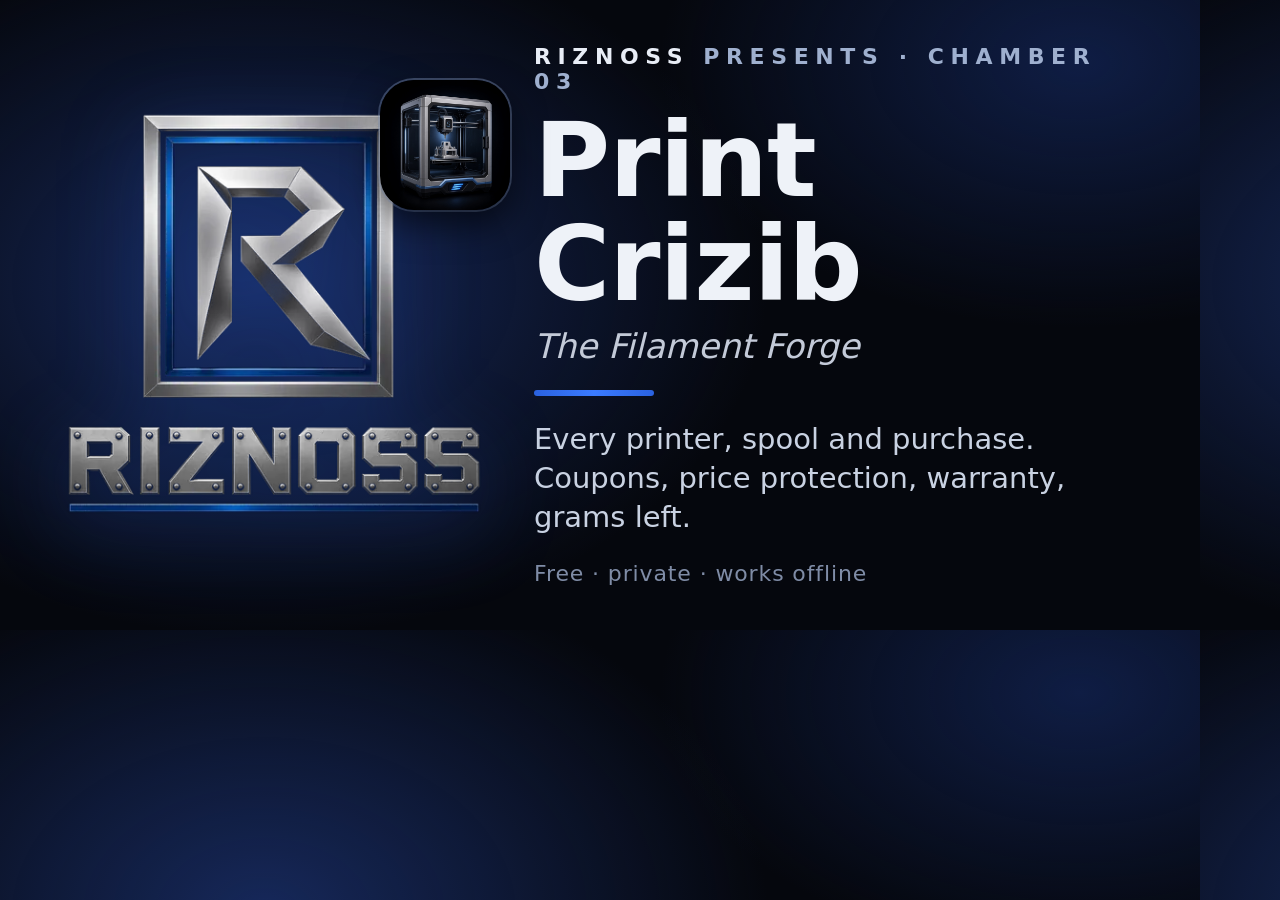
<file: tools/og.template.html>
<!doctype html><html><head><meta charset="utf-8"><style>
html,body{margin:0;width:1200px;height:630px;overflow:hidden}
body{font-family:system-ui,"Noto Sans",sans-serif;color:#eef2f8;background:radial-gradient(60% 80% at 22% 45%,#16285a 0%,transparent 70%),radial-gradient(50% 60% at 90% 10%,#0f1d44 0%,transparent 70%),#05070d;display:flex;align-items:center;gap:50px;padding:0 64px;box-sizing:border-box}
.l{position:relative;width:420px;flex:none}
.l img.crest{width:420px;height:auto;filter:drop-shadow(0 18px 40px rgba(40,90,200,.35))}
.l img.app{position:absolute;right:-26px;top:-30px;width:130px;height:130px;border-radius:34px;box-shadow:0 14px 34px rgba(0,0,0,.6),0 0 0 2px rgba(160,185,235,.35)}
.t{flex:1}
.p{font-size:22px;letter-spacing:.3em;text-transform:uppercase;color:#9fb0cf;font-weight:700}.p b{color:#e8edf6}
h1{margin:14px 0 0;font-size:104px;line-height:1;font-weight:850;letter-spacing:-.01em}
.a{margin:10px 0 0;font-size:34px;color:#c3cad8;font-style:italic}
.bar{width:120px;height:6px;border-radius:3px;margin:24px 0;background:linear-gradient(90deg,#2a62e0,#3b7bff,#2a62e0)}
.d{font-size:29px;line-height:1.35;color:#c9d2e2;max-width:600px}
.u{margin-top:24px;font-size:22px;color:#7f8ca6;letter-spacing:.04em}
</style></head><body><div class="l"><img class="crest" src="../img/riznoss-lockup.webp"><img class="app" src="../icons/icon-512.png"></div><div class="t"><div class="p"><b>RIZNOSS</b> presents · Chamber 03</div><h1>Print Crizib</h1><div class="a">The Filament Forge</div><div class="bar"></div><div class="d">Every printer, spool and purchase. Coupons, price protection, warranty, grams left.</div><div class="u">Free · private · works offline</div></div></body></html>
</file>
<file: styles.css>
:root{--logo:url(icons/logo-192.png)}
:root{
  --bg:#f4f6fb; --surface:#ffffff; --surface-2:#eef1f7; --text:#121826; --muted:#5d6678; --line:#e1e5ee;
  --accent:#2f63c9; --accent-2:#12b5a5; --accent-soft:#e4ecfb; --on-accent:#fff;
  --ok:#14915a; --ok-soft:#e1f5ea; --soon:#b86e00; --soon-soft:#fff1d9; --over:#d23434; --over-soft:#fde6e6; --none:#7a8396; --none-soft:#eef0f4;
  --shadow:0 1px 2px rgba(16,24,40,.05),0 4px 16px rgba(16,24,40,.06);
  --r:18px; --r-sm:12px; --tap:48px;
  --c-oil:#c58b00; --c-coolant:#0e9fb8; --c-brakes:#d24b4b; --c-tires:#4a5568; --c-plugs:#7c4ddb; --c-battery:#1f9d55; --c-fuel:#2f6df6;
  color-scheme:light;
}
@media (prefers-color-scheme:dark){ :root:not([data-theme=light]){
  --bg:#0c111b; --surface:#151c29; --surface-2:#1d2636; --text:#e9edf5; --muted:#97a1b5; --line:#263043;
  --accent:#7ea2ec; --accent-2:#2fd3c1; --accent-soft:#1b2a4a; --on-accent:#0b1020;
  --ok:#3ccf8a; --ok-soft:#123323; --soon:#f2b04a; --soon-soft:#3a2a10; --over:#ff6b6b; --over-soft:#3d1717; --none:#8892a6; --none-soft:#222b3b;
  --shadow:0 1px 2px rgba(0,0,0,.3),0 6px 20px rgba(0,0,0,.25); color-scheme:dark;
  --c-tires:#a0aec0;
}}
:root[data-theme=dark]{
  --bg:#0c111b; --surface:#151c29; --surface-2:#1d2636; --text:#e9edf5; --muted:#97a1b5; --line:#263043;
  --accent:#7ea2ec; --accent-2:#2fd3c1; --accent-soft:#1b2a4a; --on-accent:#0b1020;
  --ok:#3ccf8a; --ok-soft:#123323; --soon:#f2b04a; --soon-soft:#3a2a10; --over:#ff6b6b; --over-soft:#3d1717; --none:#8892a6; --none-soft:#222b3b;
  --shadow:0 1px 2px rgba(0,0,0,.3),0 6px 20px rgba(0,0,0,.25); color-scheme:dark;
  --c-tires:#a0aec0;
}
*{box-sizing:border-box}
html,body{margin:0;background:var(--bg);color:var(--text)}
body{font:16px/1.45 system-ui,-apple-system,"Segoe UI",Roboto,"Noto Sans",sans-serif;-webkit-font-smoothing:antialiased;min-height:100vh;min-height:100dvh;
  padding-bottom:calc(76px + env(safe-area-inset-bottom));-webkit-tap-highlight-color:transparent}
a{color:var(--accent);text-decoration:none}
h2,h3{margin:0;line-height:1.2}
h2{font-size:1.45rem;letter-spacing:-.01em}
h3{font-size:1.05rem;display:flex;align-items:center;gap:8px}
.ic{width:24px;height:24px;fill:none;stroke:currentColor;stroke-width:2;stroke-linecap:round;stroke-linejoin:round;flex:none}
.ic.sm{width:18px;height:18px}
.muted{color:var(--muted)}
small{font-size:.82rem}

/* top bar */
.topbar{position:sticky;top:0;z-index:20;display:flex;align-items:center;justify-content:space-between;gap:10px;
  padding:calc(10px + env(safe-area-inset-top)) 16px 10px;background:color-mix(in srgb,var(--bg) 88%,transparent);backdrop-filter:blur(12px);-webkit-backdrop-filter:blur(12px)}
.brand{display:flex;align-items:center;gap:8px;font-weight:800;font-size:1.1rem;letter-spacing:-.01em}
.logo{width:32px;height:32px;flex:none;border-radius:9px;background:#060a18 var(--logo) center/cover no-repeat;box-shadow:var(--shadow),inset 0 0 0 1px rgba(255,255,255,.08)}
.vswitch{display:flex;align-items:center;gap:6px;min-height:40px;max-width:60vw;padding:6px 12px 6px 14px;border-radius:999px;border:1px solid var(--line);
  background:var(--surface);color:var(--text);font:inherit;font-weight:600;font-size:.92rem;cursor:pointer}
.vswitch span{overflow:hidden;text-overflow:ellipsis;white-space:nowrap}

main{max-width:720px;margin:0 auto;padding:6px 14px 24px;outline:none}
.page-title{display:flex;align-items:center;justify-content:space-between;gap:10px;margin:8px 4px 12px}
.back{display:inline-flex;align-items:center;gap:4px;min-height:40px;font-weight:600}

/* cards */
.card{background:var(--surface);border-radius:var(--r);box-shadow:var(--shadow);padding:16px;margin-bottom:14px;border:1px solid var(--line)}
.card > h3{margin-bottom:12px}
.card-head{display:flex;align-items:center;justify-content:space-between;gap:8px;margin-bottom:12px}
.card-head h3{margin:0}
.hero{background:linear-gradient(145deg,color-mix(in srgb,var(--accent) 14%,var(--surface)),var(--surface) 60%)}
.hero-top{display:flex;justify-content:space-between;align-items:flex-start;gap:10px;margin-bottom:14px}
.eyebrow{font-size:.78rem;font-weight:700;letter-spacing:.06em;text-transform:uppercase;color:var(--muted)}
.stats{display:grid;grid-template-columns:repeat(3,1fr);gap:8px}
.stats.two{grid-template-columns:repeat(2,1fr)}
.stat{background:var(--surface-2);border-radius:var(--r-sm);padding:10px 10px 9px;min-width:0}
.stat .k{font-size:.72rem;color:var(--muted);font-weight:600;text-transform:uppercase;letter-spacing:.04em;white-space:nowrap;overflow:hidden;text-overflow:ellipsis}
.stat .v{font-size:1.18rem;font-weight:750;letter-spacing:-.01em;margin-top:2px;white-space:nowrap;overflow:hidden;text-overflow:ellipsis}
.stat .v small{font-size:.72rem;font-weight:600;color:var(--muted);margin-left:2px}
.row-actions{display:flex;gap:10px;margin-top:14px}
.row-actions .btn{flex:1}

/* buttons */
.btn{display:inline-flex;align-items:center;justify-content:center;gap:8px;min-height:var(--tap);padding:10px 16px;border-radius:14px;border:1px solid var(--line);
  background:var(--surface);color:var(--text);font:inherit;font-weight:650;cursor:pointer;text-align:center}
.btn:active{transform:scale(.98)}
.btn.primary{background:var(--accent);border-color:transparent;color:var(--on-accent)}
.btn.danger{background:var(--over);border-color:transparent;color:#fff}
.btn.ghost-danger{color:var(--over);border-color:color-mix(in srgb,var(--over) 40%,var(--line))}
.btn.block{width:100%}
.btn.small{min-height:40px;padding:6px 12px;font-size:.9rem;border-radius:12px}
.btn[disabled]{opacity:.5;pointer-events:none}
.chip-btn{display:inline-flex;align-items:center;gap:6px;min-height:40px;padding:6px 12px;border-radius:999px;border:1px solid var(--line);background:var(--surface);color:var(--text);font:inherit;font-weight:700;font-size:.9rem;cursor:pointer;white-space:nowrap}
.link{display:inline-block;margin-top:10px;font-weight:650;min-height:32px}
.btn-row{display:flex;flex-wrap:wrap;gap:8px}

/* status */
.pill{display:inline-flex;align-items:center;gap:5px;padding:4px 10px;border-radius:999px;font-size:.76rem;font-weight:750;white-space:nowrap}
.pill::before{content:"";width:7px;height:7px;border-radius:50%;background:currentColor}
.pill.ok{color:var(--ok);background:var(--ok-soft)}
.pill.soon{color:var(--soon);background:var(--soon-soft)}
.pill.over{color:var(--over);background:var(--over-soft)}
.pill.none{color:var(--none);background:var(--none-soft)}
.status-summary{display:flex;gap:8px;flex-wrap:wrap;margin:-4px 0 10px}
.status-list{display:flex;flex-direction:column}
.srow{display:flex;align-items:center;gap:12px;min-height:60px;padding:8px 2px;color:var(--text);border-top:1px solid var(--line)}
.srow:first-child{border-top:0}
.sicon{width:40px;height:40px;border-radius:12px;display:grid;place-items:center;flex:none;color:var(--c);background:color-mix(in srgb,var(--c) 14%,transparent)}
.sbody{flex:1;min-width:0;display:flex;flex-direction:column}
.sbody b{font-weight:650}
.sbody small{color:var(--muted);overflow:hidden;text-overflow:ellipsis;display:-webkit-box;-webkit-line-clamp:2;-webkit-box-orient:vertical}
.c-oil{--c:var(--c-oil)}.c-coolant{--c:var(--c-coolant)}.c-brakes{--c:var(--c-brakes)}.c-tires{--c:var(--c-tires)}.c-plugs{--c:var(--c-plugs)}.c-battery{--c:var(--c-battery)}.c-fuel{--c:var(--c-fuel)}

.tiles{display:grid;grid-template-columns:1fr 1fr;gap:12px}
.tile{display:flex;flex-direction:column;gap:10px;padding:14px;border-radius:var(--r);background:var(--surface);border:1px solid var(--line);box-shadow:var(--shadow);color:var(--text);min-height:132px}
.tile b{font-size:1rem}
.tile small{color:var(--muted);flex:1}
.tile .pill{align-self:flex-start}

/* insights */
.insights{list-style:none;margin:0;padding:0;display:flex;flex-direction:column;gap:10px}
.insights li{display:flex;gap:10px;align-items:flex-start;padding:11px 12px;border-radius:var(--r-sm);background:var(--surface-2);font-size:.95rem}
.insights li::before{content:"";flex:none;width:8px;height:8px;margin-top:7px;border-radius:50%;background:var(--accent)}
.insights li.good::before{background:var(--ok)}
.insights li.warn::before{background:var(--soon)}
.insights-note{margin-top:10px;font-size:.78rem;color:var(--muted)}
.spark{color:var(--accent)}

/* entries */
.list{display:flex;flex-direction:column;gap:8px}
.entry{display:flex;gap:12px;align-items:stretch;width:100%;text-align:left;padding:12px;border-radius:var(--r-sm);border:1px solid var(--line);background:var(--surface);color:var(--text);font:inherit;cursor:pointer;min-height:64px}
.entry.dim{opacity:.55}
.e-main{flex:1;min-width:0}
.e-main b{font-weight:650}
.e-sub{color:var(--muted);font-size:.86rem;margin-top:2px}
.e-side{display:flex;flex-direction:column;align-items:flex-end;justify-content:center;gap:2px;text-align:right;white-space:nowrap}
.e-side b{font-weight:700}
.e-side small{color:var(--muted)}
.mpg{font-weight:750;color:var(--accent);font-size:.9rem}
.tags{display:flex;flex-wrap:wrap;gap:5px;margin-top:6px}
.tag{font-size:.72rem;font-weight:650;padding:2px 8px;border-radius:999px;background:var(--surface-2);color:var(--muted)}
.tag.good{background:var(--ok-soft);color:var(--ok)}
.tag.warn{background:var(--soon-soft);color:var(--soon)}
.tag.accent{background:var(--accent-soft);color:var(--accent)}
.empty{text-align:center;padding:28px 12px;color:var(--muted)}
.empty .big{font-size:1.15rem;font-weight:700;color:var(--text);margin:10px 0 6px}
.empty .btn-row{justify-content:center;margin-top:16px}
.hero-empty{display:grid;place-items:center;width:72px;height:72px;margin:0 auto;border-radius:22px;background:#060a18 var(--logo) center/cover no-repeat;box-shadow:var(--shadow)}
.hero-empty .ic{width:36px;height:36px}
.banner{display:flex;gap:10px;align-items:center;justify-content:space-between;padding:12px 14px;border-radius:var(--r-sm);background:var(--accent-soft);color:var(--text);margin-bottom:14px;font-size:.9rem}

/* compare table */
.cmp{width:100%;border-collapse:collapse;font-size:.92rem}
.cmp th{font-size:.72rem;text-transform:uppercase;letter-spacing:.04em;color:var(--muted);text-align:right;font-weight:650;padding:4px 6px}
.cmp th:first-child,.cmp td:first-child{text-align:left}
.cmp td{padding:9px 6px;border-top:1px solid var(--line);text-align:right;white-space:nowrap}
.cmp td.barcell{width:36%;}
.bar{height:8px;border-radius:99px;background:var(--surface-2);overflow:hidden}
.bar i{display:block;height:100%;border-radius:99px;background:linear-gradient(90deg,var(--accent),var(--accent-2))}
.cmp-wrap + .cmp-wrap{margin-top:16px}
.cmp-title{font-weight:700;font-size:.9rem;margin-bottom:4px}

/* chart */
.chart{width:100%;height:auto;display:block}
.chart text{fill:var(--muted);font-size:10px}
.chart .grid{stroke:var(--line);stroke-width:1}
.legend{display:flex;gap:14px;font-size:.8rem;color:var(--muted);margin-top:6px}
.legend i{display:inline-block;width:10px;height:10px;border-radius:3px;margin-right:5px;vertical-align:-1px}

/* spec card */
.spec{display:grid;grid-template-columns:1fr 1fr;gap:8px 14px;font-size:.92rem}
.spec div span{display:block;font-size:.72rem;text-transform:uppercase;letter-spacing:.04em;color:var(--muted);font-weight:650}
.spec .wide{grid-column:1/-1}
.tire4{display:grid;grid-template-columns:repeat(4,1fr);gap:6px;margin-top:4px}
.tire4 span{background:var(--surface-2);border-radius:8px;padding:6px 8px;font-size:.85rem;text-align:center}

/* vehicles */
.vcard{display:flex;align-items:center;gap:12px}
.vcard .vinfo{flex:1;min-width:0}
.vcard .vinfo b{display:block;font-size:1.05rem}
.vcard .vinfo small{color:var(--muted)}
.vactions{display:flex;flex-wrap:wrap;gap:8px;margin-top:12px}
.current-badge{font-size:.72rem;font-weight:750;color:var(--accent);background:var(--accent-soft);padding:3px 8px;border-radius:999px}
.setting{display:flex;flex-direction:column;gap:8px;padding:12px 0;border-top:1px solid var(--line)}
.setting:first-of-type{border-top:0;padding-top:0}
.setting > b{font-weight:650}
.setting > small{color:var(--muted)}

/* fab + tabbar */
.fab{position:fixed;right:18px;bottom:calc(86px + env(safe-area-inset-bottom));z-index:25;width:60px;height:60px;border-radius:20px;border:0;background:var(--accent);color:var(--on-accent);
  box-shadow:0 8px 24px color-mix(in srgb,var(--accent) 45%,transparent);display:grid;place-items:center;cursor:pointer}
.fab .ic{width:28px;height:28px}
.tabbar{position:fixed;left:0;right:0;bottom:0;z-index:30;display:grid;grid-template-columns:repeat(5,1fr);padding:6px 4px calc(6px + env(safe-area-inset-bottom));
  background:color-mix(in srgb,var(--surface) 92%,transparent);backdrop-filter:blur(14px);-webkit-backdrop-filter:blur(14px);border-top:1px solid var(--line)}
.tabbar a{display:flex;flex-direction:column;align-items:center;justify-content:center;gap:3px;min-height:56px;border-radius:14px;color:var(--muted);font-size:.74rem;font-weight:650}
.tabbar a.on{color:var(--accent);background:var(--accent-soft)}

/* dialogs */
dialog{border:0;padding:0;color:var(--text);background:transparent}
dialog::backdrop{background:rgba(6,10,20,.5);backdrop-filter:blur(2px)}
.sheet{width:100%;max-width:640px;max-height:92vh;max-height:92dvh;margin:auto auto 0;border-radius:24px 24px 0 0;background:var(--surface);overflow:hidden}
@media (min-width:700px){.sheet{margin:auto;border-radius:24px;max-height:88vh;max-height:88dvh}}
.sheet-inner{display:flex;flex-direction:column;max-height:92vh;max-height:92dvh;margin:0}
.sheet-head{display:flex;align-items:center;justify-content:space-between;gap:10px;padding:14px 16px 10px;border-bottom:1px solid var(--line)}
.sheet-head h3{font-size:1.1rem}
.icon-btn{width:44px;height:44px;border-radius:12px;border:0;background:var(--surface-2);color:var(--text);display:grid;place-items:center;cursor:pointer}
.sheet-body{overflow:auto;padding:14px 16px;display:flex;flex-wrap:wrap;gap:12px;-webkit-overflow-scrolling:touch}
.sheet-foot{display:flex;gap:10px;padding:12px 16px calc(12px + env(safe-area-inset-bottom));border-top:1px solid var(--line)}
.sheet-foot .btn{flex:1}
.confirm{width:min(92vw,420px);border-radius:22px;background:var(--surface);margin:auto;max-height:90vh;max-height:90dvh;overflow-y:auto;overscroll-behavior:contain}
.confirm-inner{padding:20px}
.confirm-inner h3{margin-bottom:8px}
.confirm-inner p{margin:0 0 14px;color:var(--muted)}
.confirm-inner .btns{display:flex;flex-direction:column;gap:8px;margin-top:14px}

/* form fields */
.field{flex:1 1 100%;display:flex;flex-direction:column;gap:6px;min-width:0}
.field.half{flex:1 1 calc(50% - 6px)}
.field[hidden]{display:none}
.field > .lbl{font-size:.8rem;font-weight:650;color:var(--muted)}
.fhead{flex:1 1 100%;font-size:.78rem;font-weight:800;text-transform:uppercase;letter-spacing:.06em;color:var(--accent);margin-top:8px}
.hint{flex:1 1 100%;font-size:.82rem;color:var(--muted);margin-top:-4px}
input,select,textarea{font:inherit;color:var(--text);background:var(--surface-2);border:1px solid var(--line);border-radius:12px;min-height:var(--tap);padding:10px 12px;width:100%;appearance:none;-webkit-appearance:none}
select{background-image:linear-gradient(45deg,transparent 50%,var(--muted) 50%),linear-gradient(135deg,var(--muted) 50%,transparent 50%);background-position:calc(100% - 18px) 50%,calc(100% - 13px) 50%;background-size:5px 5px;background-repeat:no-repeat;padding-right:32px}
textarea{min-height:84px;resize:vertical}
input:focus,select:focus,textarea:focus{outline:2px solid color-mix(in srgb,var(--accent) 55%,transparent);outline-offset:1px;border-color:var(--accent)}
input[type=date]{min-width:0}
.unit{position:relative;display:flex;align-items:center}
.unit input{padding-right:52px}
.unit em{position:absolute;right:12px;font-style:normal;font-size:.82rem;color:var(--muted);pointer-events:none}
.unit.pre input{padding-left:28px;padding-right:12px}
.unit.pre em{left:12px;right:auto}
.seg{display:flex;flex-wrap:wrap;gap:6px}
.seg label{flex:1 0 auto}
.seg input{position:absolute;opacity:0;width:1px;height:1px;pointer-events:none}
.seg span{display:flex;align-items:center;justify-content:center;min-height:44px;padding:8px 12px;border-radius:12px;border:1px solid var(--line);background:var(--surface-2);font-weight:650;font-size:.9rem;cursor:pointer;white-space:nowrap}
.seg input:checked + span{background:var(--accent);border-color:var(--accent);color:var(--on-accent)}
.seg input:focus-visible + span{outline:2px solid var(--accent);outline-offset:2px}
.toggle{display:flex;align-items:center;justify-content:space-between;gap:12px;min-height:var(--tap);padding:8px 12px;border-radius:12px;background:var(--surface-2);border:1px solid var(--line);cursor:pointer;font-weight:600}
.toggle input{width:50px;height:30px;min-height:0;border-radius:99px;padding:0;position:relative;background:var(--line);border:0;flex:none;cursor:pointer;transition:background .15s}
.toggle input::after{content:"";position:absolute;top:3px;left:3px;width:24px;height:24px;border-radius:50%;background:#fff;box-shadow:0 1px 3px rgba(0,0,0,.25);transition:transform .15s}
.toggle input:checked{background:var(--ok)}
.toggle input:checked::after{transform:translateX(20px)}
.toggle small{display:block;color:var(--muted);font-weight:500}
.quad{display:grid;grid-template-columns:1fr 1fr;gap:8px}
.quad label{display:flex;align-items:center;gap:8px;font-size:.8rem;font-weight:700;color:var(--muted)}
.quad label b{width:26px}

.toast{position:fixed;left:50%;bottom:calc(150px + env(safe-area-inset-bottom));transform:translate(-50%,20px);opacity:0;pointer-events:none;z-index:100;
  background:var(--text);color:var(--bg);padding:12px 18px;border-radius:14px;font-weight:600;font-size:.92rem;transition:.2s;max-width:90vw;text-align:center}
.toast.show{opacity:1;transform:translate(-50%,0)}
@media (min-width:560px){ .stats{grid-template-columns:repeat(3,1fr)} .tiles{grid-template-columns:repeat(3,1fr)} }
@media (prefers-reduced-motion:reduce){*{transition:none!important}}

/* rewards */
.search{display:flex;align-items:center;gap:8px;padding:0 12px;margin-bottom:12px;border-radius:12px;background:var(--surface-2);border:1px solid var(--line);color:var(--muted)}
.search input{border:0;background:transparent;padding-left:0;outline:none}
.search:focus-within{outline:2px solid color-mix(in srgb,var(--accent) 55%,transparent);border-color:var(--accent)}
a.entry{text-decoration:none}
.entry[hidden]{display:none}
.rw-list{display:flex;flex-direction:column;gap:8px}
.rw{border:1px solid var(--line);border-radius:12px;background:var(--surface-2);overflow:hidden}
.rw.on{border-color:var(--accent);background:color-mix(in srgb,var(--accent) 7%,var(--surface))}
.rw-head{display:flex;align-items:center;gap:10px;min-height:48px;padding:8px 12px;cursor:pointer}
.rw-head input{position:absolute;opacity:0;width:1px;height:1px;pointer-events:none}
.rw-check{width:24px;height:24px;border-radius:7px;border:2px solid var(--line);display:grid;place-items:center;color:transparent;flex:none;background:var(--surface)}
.rw-check .ic{width:16px;height:16px;stroke-width:3}
.rw.on .rw-check{background:var(--accent);border-color:var(--accent);color:var(--on-accent)}
.rw-head input:focus-visible + .rw-check{outline:2px solid var(--accent);outline-offset:2px}
.rw-name{flex:1;font-weight:650}
.rw-head small{color:var(--muted)}
.rw-fields{display:none;grid-template-columns:repeat(3,1fr);gap:8px;padding:0 12px 12px}
.rw.on .rw-fields{display:grid}
.rw-fields label{display:flex;flex-direction:column;gap:4px;font-size:.74rem;font-weight:650;color:var(--muted)}
.rw-fields input{min-height:44px;padding:8px 10px}
.seg label,.rw-head{position:relative}
.seg input,.rw-head input{left:0;top:0}
.sheet-body{overflow-x:hidden}
.rw-fields{grid-template-columns:repeat(3,minmax(0,1fr))}
.quad{grid-template-columns:repeat(2,minmax(0,1fr))}
.rw-fields input,.quad input,.field input{min-width:0}
.sheet{max-width:min(640px,100vw)}
.sheet-inner,.sheet-body{min-width:0;max-width:100%}
.cmp td:first-child{white-space:normal;word-break:break-word}
.cmp th,.cmp td{padding-left:4px;padding-right:4px}
/* v2 */
.top-right{display:flex;align-items:center;gap:8px;min-width:0}
.bell{position:relative;width:44px;height:44px;border-radius:999px;display:grid;place-items:center;border:1px solid var(--line);background:var(--surface);color:var(--text);flex:none}
.bell-count{position:absolute;top:-4px;right:-4px;min-width:20px;height:20px;padding:0 5px;border-radius:999px;background:var(--over);color:#fff;font-size:.72rem;font-weight:800;display:grid;place-items:center;border:2px solid var(--bg)}
.bell-count[hidden]{display:none}
.vswitch{max-width:46vw}
.update-bar{position:fixed;left:50%;transform:translateX(-50%);top:calc(64px + env(safe-area-inset-top));z-index:60;border:0;border-radius:999px;padding:12px 20px;min-height:48px;background:var(--accent);color:var(--on-accent);font:inherit;font-weight:750;box-shadow:0 8px 24px rgba(0,0,0,.25);cursor:pointer;white-space:nowrap}
.update-bar[hidden]{display:none}
.banner.over{background:var(--over-soft)} .banner.soon{background:var(--soon-soft)}
.banner .icon-btn{width:36px;height:36px;background:transparent}
.hero-links{display:flex;gap:16px;margin-top:12px;font-weight:650;font-size:.92rem}
.hero-links a{display:inline-flex;align-items:center;gap:6px;min-height:36px}
.hero-links .ic{width:18px;height:18px}
.vinrow{display:flex;gap:8px}
.vinrow input{font-family:ui-monospace,SFMono-Regular,Menlo,monospace;letter-spacing:.06em;text-transform:uppercase}
.vinrow .btn{flex:none;min-height:var(--tap)}
.vinmsg{display:block;font-size:.82rem}
.vinmsg.good{color:var(--ok)} .vinmsg.bad{color:var(--over)}
.field.autofill input{border-color:var(--ok);background:color-mix(in srgb,var(--ok) 9%,var(--surface-2))}
.warnbox{flex:1 1 100%;display:flex;flex-direction:column;gap:6px;padding:12px;border-radius:12px;background:var(--soon-soft);color:var(--soon);font-weight:600;font-size:.9rem}
.warnbox[hidden]{display:none}
.specgrp{padding:14px 0;border-top:1px solid var(--line)}
.specgrp:first-of-type{border-top:0}
.where{margin-top:10px;font-size:.88rem}
.where summary{cursor:pointer;color:var(--accent);font-weight:650;min-height:32px;display:flex;align-items:center}
.where p{margin:6px 0;color:var(--muted)}
.where a{display:inline-flex;align-items:center;gap:6px;font-weight:600;word-break:break-word}
.where a .ic{width:16px;height:16px}
.entry.rem{cursor:default;align-items:flex-start}
.fab[hidden]{display:none}
/* sync */
.card.sync .sync-lead{margin:0 0 12px}
.sync-form{display:flex;flex-direction:column;gap:12px;margin-bottom:12px}
.sync-row{display:flex;align-items:center;justify-content:space-between;gap:12px;margin-bottom:12px}
.sync-row > div{display:flex;flex-direction:column;gap:2px;min-width:0}
.sync-row b{overflow-wrap:anywhere}
.sync-err{padding:10px 12px;border-radius:12px;background:var(--over-soft);color:var(--over);font-weight:600;font-size:.9rem}
.sync-tip{padding:12px;border-radius:12px;background:var(--surface-2);font-size:.88rem;margin-bottom:12px;color:var(--muted)}
.sync-tip b{color:var(--text)}
.sync-note{font-size:.84rem;margin:12px 0 0}

/* ===== v6: parts, inventory, planner, stats, TCO dashboard, overview ===== */
:root{--c-air:#5a8f29}
@media (prefers-color-scheme:dark){:root:not([data-theme=light]){--c-air:#8cc95a}}
:root[data-theme=dark]{--c-air:#8cc95a}
.c-airFilter,.c-cabinFilter{--c:var(--c-air)}.c-inventory{--c:var(--accent)}
.tabbar{grid-template-columns:repeat(6,1fr)}
.tabbar a{font-size:.68rem}
.linkbtn{background:none;border:0;color:var(--accent);font:inherit;font-weight:650;padding:0 2px;cursor:pointer}
/* fitment on forms */
.fitbox{background:var(--surface-2);border-radius:var(--r-sm);padding:10px 12px}
.fit-head{display:flex;align-items:center;gap:8px;font-size:.86rem}.fit-head .ic{width:18px;height:18px;color:var(--accent)}.fit-head b{flex:1}
.fitgrid{display:grid;grid-template-columns:repeat(3,minmax(0,1fr));gap:6px 10px;margin-top:6px}
.fitcell span{display:block;font-size:.68rem;color:var(--muted);text-transform:uppercase;letter-spacing:.03em;font-weight:650}
.fitcell b{font-size:.95rem}.fitcell.big{grid-column:1/-1}.fitcell.big b{font-size:1.7rem;letter-spacing:-.02em}
.fit-suggest{margin-top:8px;font-size:.84rem;line-height:1.4}.fit-suggest small{display:block;color:var(--muted);margin-top:4px}.fit-suggest.warn{color:var(--soon)}
.fit-edit{display:grid;grid-template-columns:repeat(2,minmax(0,1fr));gap:8px;margin-top:8px;align-items:end}
.fe{display:flex;flex-direction:column;gap:3px;font-size:.74rem;color:var(--muted);font-weight:650;min-width:0}.fe.wide{grid-column:1/-1}
.fe input{font:inherit;font-size:.95rem;padding:8px 10px;border-radius:10px;border:1px solid var(--line);background:var(--surface);color:var(--text);min-width:0;width:100%;box-sizing:border-box}
/* pickers */
.pick{display:flex;flex-direction:column;gap:8px}
.pick-ui{display:flex;flex-direction:column;gap:8px}
.pick-q{font:inherit;padding:9px 12px;border-radius:12px;border:1px solid var(--line);background:var(--surface);color:var(--text);width:100%;box-sizing:border-box}
.pick-row{display:grid;grid-template-columns:minmax(0,.8fr) minmax(0,1.2fr);gap:8px}
.pick-row select{font:inherit;padding:9px 10px;border-radius:12px;border:1px solid var(--line);background:var(--surface);color:var(--text);min-width:0;width:100%}
.pick-all{display:flex;gap:8px;align-items:center;font-size:.8rem;color:var(--muted)}
.pick-results{display:flex;flex-direction:column;border:1px solid var(--line);border-radius:12px;overflow:hidden}
.pick-results button{display:flex;flex-direction:column;align-items:flex-start;gap:2px;text-align:left;padding:9px 12px;border:0;border-bottom:1px solid var(--line);background:var(--surface);color:var(--text);font:inherit;cursor:pointer}
.pick-results button:last-child{border-bottom:0}.pick-results small{color:var(--muted);font-size:.76rem}.good{color:var(--ok)}.warn{color:var(--soon)}
.pick-info{display:flex;flex-direction:column;gap:5px;font-size:.86rem}.pick-info:empty{display:none}
.pi-fit{font-size:.8rem;font-weight:650}.pi-fit.good{color:var(--ok)}.pi-fit.warn{color:var(--soon)}
.pi-price{display:flex;flex-wrap:wrap;gap:4px 8px;align-items:baseline}
.pi-plan{background:var(--accent-soft);border-radius:10px;padding:7px 10px;font-size:.84rem}.pi-plan.good{background:var(--ok-soft)}
.offers{display:flex;flex-wrap:wrap;gap:6px}.offers a{font-size:.8rem;padding:4px 9px;border-radius:999px;background:var(--surface-2)}
.pick-inv{display:flex;flex-wrap:wrap;gap:6px;align-items:center;font-size:.84rem}.pick-inv small{color:var(--muted);width:100%}
.pnote,.padd{display:grid;grid-template-columns:repeat(2,minmax(0,1fr));gap:8px;align-items:end}.padd .fhead,.padd small{grid-column:1/-1}
/* service quick links */
.quick-links{display:grid;grid-template-columns:repeat(2,minmax(0,1fr));gap:10px;margin-bottom:14px}
.ql{display:flex;flex-direction:column;gap:2px;padding:12px;border-radius:var(--r);background:var(--surface);box-shadow:var(--shadow);color:var(--text)}
.ql .ic{width:22px;height:22px;color:var(--accent);margin-bottom:4px}.ql small{color:var(--muted);font-size:.78rem}
.seg.scope{margin-bottom:12px}
.entry.plan{align-items:flex-start}
/* dashboard: TCO hero in the headlight-on-navy brand */
.tco-hero{position:relative;overflow:hidden;border-radius:24px;padding:18px 16px 16px;margin-bottom:14px;color:#eef3ff;
  background:radial-gradient(120% 70% at 18% -10%,rgba(190,215,255,.30),transparent 55%),radial-gradient(90% 60% at 95% -5%,rgba(150,190,255,.22),transparent 60%),linear-gradient(160deg,#0f1d44 0%,#0b1430 55%,#060a18 100%);
  box-shadow:0 14px 40px rgba(6,10,24,.35)}
.tco-hero::after{content:"";position:absolute;left:-10%;right:-10%;top:-60px;height:120px;background:radial-gradient(closest-side,rgba(255,255,255,.18),transparent);pointer-events:none}
.tco-top{display:flex;justify-content:space-between;align-items:flex-start;gap:10px}
.tco-hero .eyebrow{color:#a9bce6}.tco-hero h2{color:#fff;margin:2px 0 0}
.tco-label{margin-top:14px;font-size:.78rem;color:#a9bce6;text-transform:uppercase;letter-spacing:.06em;font-weight:700}
.tco-big{font-size:2.6rem;font-weight:800;letter-spacing:-.03em;line-height:1.05;text-shadow:0 0 24px rgba(170,200,255,.35)}
.tco-rates{display:grid;grid-template-columns:repeat(3,minmax(0,1fr));gap:8px;margin-top:12px}
.tco-rates div{background:rgba(255,255,255,.07);border:1px solid rgba(255,255,255,.08);border-radius:14px;padding:8px 10px}
.tco-rates b{display:block;font-size:1.05rem;color:#fff}.tco-rates span{font-size:.72rem;color:#a9bce6}
.tco-break{display:grid;grid-template-columns:120px minmax(0,1fr);gap:12px;align-items:center;margin-top:14px}
.donut{width:120px;height:120px}
.tco-legend{list-style:none;margin:0;padding:0;display:flex;flex-direction:column;gap:5px;font-size:.84rem}
.tco-legend li{display:grid;grid-template-columns:10px minmax(0,1fr) auto 34px;gap:7px;align-items:center}
.tco-legend i{width:10px;height:10px;border-radius:3px}.tco-legend span{overflow:hidden;text-overflow:ellipsis;white-space:nowrap;color:#d6e0f7}.tco-legend small{color:#a9bce6;text-align:right}
.tco-hero .qa{display:grid;grid-template-columns:repeat(3,minmax(0,1fr));gap:8px;margin-top:16px}
.tco-hero .qa .btn{justify-content:center;padding-left:6px;padding-right:6px;font-size:.84rem}
.tco-hero .qa .btn:not(.primary){background:rgba(255,255,255,.08);border-color:rgba(255,255,255,.14);color:#fff}
.tco-hero .qa .btn.primary{background:#f4f7ff;color:#0b1430;box-shadow:0 0 18px rgba(200,220,255,.45)}
.tco-hero .chip-btn{background:rgba(255,255,255,.1);color:#fff;border-color:rgba(255,255,255,.15)}
.seg.tiny{flex-wrap:nowrap;gap:4px}.seg.tiny span{padding:5px 10px;font-size:.78rem}
.tco-hero .seg.tiny span{background:rgba(255,255,255,.08);color:#d6e0f7;border-color:rgba(255,255,255,.12)}
.tco-hero .seg.tiny input:checked+span{background:#f4f7ff;color:#0b1430}
.kpis{display:grid;grid-template-columns:repeat(3,minmax(0,1fr));gap:8px;margin-bottom:14px}
.kpi{background:var(--surface);border-radius:16px;padding:10px 12px;box-shadow:var(--shadow);color:var(--text);min-width:0}
.kpi span{display:block;font-size:.68rem;color:var(--muted);text-transform:uppercase;letter-spacing:.04em;font-weight:700;white-space:nowrap;overflow:hidden;text-overflow:ellipsis}
.kpi b{font-size:1.15rem;letter-spacing:-.01em}.kpi.over b{color:var(--over)}.kpi.soon b{color:var(--soon)}
.proj-total{font-size:1.25rem}
.proj-split{display:grid;grid-template-columns:repeat(2,minmax(0,1fr));gap:8px}.proj-split div{background:var(--surface-2);border-radius:12px;padding:8px 10px}.proj-split span{display:block;font-size:.74rem;color:var(--muted)}
.proj-list{list-style:none;padding:0;margin:10px 0 0;display:flex;flex-direction:column;gap:6px;font-size:.86rem}.proj-list li{display:flex;justify-content:space-between;gap:10px}
.chart text{font-size:9.5px;fill:var(--muted)}
.legend.col{flex-direction:column;align-items:flex-start;gap:4px}
/* vehicle overview */
.ov-head code{font-size:.82rem;letter-spacing:.04em}
.diag-card{display:grid;grid-template-columns:minmax(0,1.1fr) minmax(0,.9fr);gap:10px;align-items:center}
.cardiag{width:100%;max-width:230px;margin:0 auto;display:block}
.cardiag .body{fill:color-mix(in srgb,var(--accent) 10%,var(--surface-2));stroke:var(--line);stroke-width:2}
.cardiag .glass{fill:color-mix(in srgb,var(--accent) 22%,var(--surface));opacity:.8}
.cardiag text{font-size:10px;fill:var(--muted);font-weight:700}.cardiag .zl{font-size:9px;letter-spacing:.1em}
.zone rect{fill:var(--none-soft);stroke:var(--line);stroke-width:1.5;transition:filter .15s}
.zone.ok rect{fill:color-mix(in srgb,var(--ok) 30%,transparent);stroke:var(--ok)}.zone.soon rect{fill:color-mix(in srgb,var(--soon) 35%,transparent);stroke:var(--soon)}.zone.over rect{fill:color-mix(in srgb,var(--over) 35%,transparent);stroke:var(--over)}
.zone:hover rect,.zone:focus rect{filter:brightness(1.15)}
.comps{display:flex;flex-direction:column;gap:2px}
.comp{display:flex;gap:10px;align-items:flex-start;justify-content:space-between;padding:10px 0;border-top:1px solid var(--line);color:var(--text)}.comp:first-child{border-top:0}
.comp-main{display:flex;flex-direction:column;gap:2px;min-width:0}.comp-main small{font-size:.78rem;color:var(--muted)}
.life{height:6px;border-radius:99px;background:var(--surface-2);overflow:hidden;margin:5px 0 2px;max-width:220px}.life i{display:block;height:100%;border-radius:99px;background:var(--ok)}.life i.soon{background:var(--soon)}.life i.over{background:var(--over)}
/* stats */
.tbl-scroll{overflow-x:auto;-webkit-overflow-scrolling:touch}
.stats-t td,.stats-t th{white-space:nowrap}
.conf{font-size:.7rem;font-weight:750;padding:3px 8px;border-radius:999px;white-space:nowrap}
.conf.high{background:var(--ok-soft);color:var(--ok)}.conf.med{background:var(--accent-soft);color:var(--accent)}.conf.low{background:var(--soon-soft);color:var(--soon)}.conf.none{background:var(--none-soft);color:var(--none)}
.dd-block{padding:10px 0;border-top:1px solid var(--line)}.dd-block:first-of-type{border-top:0;padding-top:0}
.dd-nums{display:flex;flex-wrap:wrap;gap:4px 12px;font-size:.8rem;color:var(--muted)}.dd-nums b{color:var(--text)}
.months{display:grid;grid-template-columns:repeat(12,minmax(0,1fr));gap:4px;align-items:end;height:110px}
.mo{display:flex;flex-direction:column;align-items:center;gap:4px;height:100%}.mo-bar{flex:1;width:100%;display:flex;align-items:flex-end}.mo-bar i{display:block;width:100%;border-radius:5px 5px 2px 2px;background:linear-gradient(180deg,var(--accent),var(--accent-2))}.mo small{font-size:.66rem;color:var(--muted)}
td.good b{color:var(--ok)}td.warn b{color:var(--soon)}
/* static fitment cards */
.fit-static .fs-big span{display:block;font-size:.72rem;color:var(--muted);text-transform:uppercase;letter-spacing:.04em;font-weight:700}
.fit-static .fs-big b{font-size:2rem;letter-spacing:-.02em}.fit-static .fs-big small{display:block;color:var(--muted);font-size:.78rem}
.fit-static.missing .fs-big b{font-size:1.1rem}
.fs-rest{display:grid;grid-template-columns:repeat(2,minmax(0,1fr));gap:6px 10px;margin-top:6px;font-size:.84rem}.fs-rest span{display:block;font-size:.7rem;color:var(--muted)}
.fit-cards{display:grid;grid-template-columns:repeat(2,minmax(0,1fr));gap:12px}
.fit-cards>div{background:var(--surface-2);border-radius:var(--r-sm);padding:10px;min-width:0}
.fc-t{display:flex;gap:6px;align-items:center;font-size:.8rem;font-weight:700;margin-bottom:4px}.fc-t .ic{width:16px;height:16px;color:var(--accent)}
.fit-cards .fit-static .fs-big b{font-size:1.4rem}
.seg.tiny span{min-height:32px}
.fit-edit[hidden],.pick [hidden],.pick-results[hidden]{display:none!important}
.pick-all{display:flex;align-items:center;gap:8px;font-size:.85rem;color:var(--muted)}.pick-all input[type=checkbox]{width:20px;height:20px;min-height:0;flex:0 0 20px;padding:0;margin:0;accent-color:var(--accent);appearance:auto;-webkit-appearance:checkbox;background:none;border:0}
.pick-inv{display:flex;flex-wrap:wrap;gap:6px;align-items:center}.pick-inv .chip-btn{max-width:100%;white-space:normal;text-align:left;overflow-wrap:anywhere}
.fitcard b,.fitcard .fv,.fit-grid b,.fitbox b{overflow-wrap:anywhere;word-break:break-word}.entry .tags .tag{white-space:normal;max-width:100%;overflow-wrap:anywhere}.fit-grid>div,.fitcard>div{min-width:0}
.tbl-scroll{overflow-x:auto;-webkit-overflow-scrolling:touch;margin:0 -4px}
.stats-t{font-size:.86rem;width:100%}
.stats-t th,.stats-t td{padding:8px 4px;white-space:nowrap}
.stats-t td:first-child{white-space:normal;min-width:96px}
@media (max-width:440px){.stats-t th:nth-child(3),.stats-t td:nth-child(3){display:none}}
/* ---------- v7: RIZNOSS branding ---------- */
:root{--wm-op:.05;--wm-filter:brightness(0)}
@media (prefers-color-scheme:dark){:root:not([data-theme=light]){--wm-op:.04;--wm-filter:none}}
:root[data-theme=dark]{--wm-op:.04;--wm-filter:none}
/* background watermark: fixed, behind content, never interactive */
body::before{content:"";position:fixed;left:0;right:0;bottom:calc(84px + env(safe-area-inset-bottom));height:min(56vh,440px);height:min(56dvh,440px);
  background:url(img/riznoss-watermark.png) center/contain no-repeat;opacity:var(--wm-op);filter:var(--wm-filter);pointer-events:none;z-index:0}
main#app{position:relative;z-index:1}
@media print{body::before{display:none}}
/* header R mark */
.rz-mark{display:inline-flex;align-items:center;margin-left:4px;padding-left:9px;border-left:1px solid var(--line);height:26px;opacity:.95;transition:opacity .15s}
.rz-mark img{display:block;width:22px;height:25px;border-radius:3px;box-shadow:0 0 0 1px rgba(255,255,255,.06),0 1px 3px rgba(0,0,0,.25)}
.rz-mark:hover{opacity:1}
/* faint crest inside the dashboard TCO hero */
.tco-hero::before{content:"";position:absolute;right:-26px;top:46px;width:200px;height:226px;background:url(img/riznoss-crest.webp) center/contain no-repeat;opacity:.055;pointer-events:none;filter:grayscale(.3)}
.tco-hero>*{position:relative}
/* launch splash */
.rz-splash{position:fixed;inset:0;z-index:1000;display:grid;place-items:center;background:radial-gradient(80% 55% at 50% 38%,#0f1a33 0%,#05070d 70%);color:#cfd6e4;cursor:pointer;
  opacity:1;transition:opacity .35s ease}
.rz-splash.out{opacity:0;pointer-events:none}
.rz-in{display:flex;flex-direction:column;align-items:center;text-align:center;padding:24px}
.rz-in img{width:min(58vw,236px);height:auto;filter:drop-shadow(0 10px 30px rgba(40,90,200,.25))}
.rz-presents{margin:18px 0 0;font-size:.78rem;letter-spacing:.32em;text-transform:uppercase;color:#aeb8cc;font-weight:700}
.rz-presents b{color:#e8edf6;font-weight:800}
.rz-app{margin:8px 0 0;font-size:1.55rem;font-weight:800;letter-spacing:.02em;color:#f3f6fb}
.rz-app::after{content:"";display:block;width:56px;height:3px;margin:10px auto 0;border-radius:2px;background:linear-gradient(90deg,#1d4fbf,#3b7bff,#1d4fbf)}
.rz-skip{position:absolute;bottom:calc(26px + env(safe-area-inset-bottom));left:0;right:0;text-align:center;font-size:.75rem;color:#6f7a90;letter-spacing:.08em}
@media (prefers-reduced-motion:no-preference){
  .rz-in img{animation:rzForge .7s cubic-bezier(.2,.8,.2,1) both}
  .rz-presents{animation:rzUp .5s .25s ease both}.rz-app{animation:rzUp .5s .4s ease both}
}
@media (prefers-reduced-motion:reduce){.rz-splash{transition:none}}
@keyframes rzForge{from{opacity:0;transform:scale(.92);filter:brightness(1.8) drop-shadow(0 0 0 rgba(40,90,200,0))}to{opacity:1;transform:none}}
@keyframes rzUp{from{opacity:0;transform:translateY(6px)}to{opacity:1;transform:none}}
/* About */
.rz-about{text-align:center;padding:26px 18px 22px;color:#dfe5f0;border:0;
  background:radial-gradient(90% 60% at 50% 0%,rgba(59,123,255,.18),transparent 65%),linear-gradient(170deg,#0e1424 0%,#070a12 100%);box-shadow:0 14px 40px rgba(6,10,24,.3)}
.rz-about img{width:min(60vw,220px);height:auto}
.rz-about .rz-ch{margin:16px 0 0;font-size:.74rem;letter-spacing:.3em;text-transform:uppercase;color:#9fb0cf;font-weight:700}
.rz-about h2{margin:6px 0 0;color:#fff;font-size:1.5rem}
.rz-about .rz-alias{margin:2px 0 0;color:#c3cad8;font-style:italic}
.rz-about p.rz-copy{margin:14px auto 0;max-width:30em;color:#aab4c6;font-size:.92rem}
.rz-sign{display:inline-block;margin-top:18px;font-weight:900;letter-spacing:.14em;text-transform:uppercase;font-size:1rem;color:#e9eef7;
  background:linear-gradient(180deg,#f4f6fa,#9aa3b2);-webkit-background-clip:text;background-clip:text;-webkit-text-fill-color:transparent}
.rz-sign::after{content:"";display:block;height:3px;margin-top:6px;border-radius:2px;background:linear-gradient(90deg,transparent,#2a62e0 20%,#3b7bff 50%,#2a62e0 80%,transparent)}
.rz-meta{display:grid;grid-template-columns:1fr 1fr;gap:8px;margin-top:18px;text-align:left}
.rz-meta div{background:rgba(255,255,255,.05);border:1px solid rgba(255,255,255,.07);border-radius:12px;padding:9px 11px}
.rz-meta span{display:block;font-size:.7rem;letter-spacing:.08em;text-transform:uppercase;color:#8d9ab3;font-weight:700}
.rz-meta b{color:#eef2f8;font-size:.92rem}
/* branded footer (Garage, About) */
.rz-foot{display:flex;flex-direction:column;align-items:center;gap:4px;margin:18px auto 6px;color:var(--muted);text-decoration:none;font-size:.78rem;text-align:center}
.rz-foot img{width:26px;height:30px;border-radius:3px;opacity:.9}
.rz-foot b{letter-spacing:.18em;text-transform:uppercase;font-size:.7rem;color:var(--text);opacity:.8}
.rz-foot i{font-style:normal;letter-spacing:.06em}
.join-coach{border:1px solid color-mix(in srgb,var(--accent) 55%,transparent);background:linear-gradient(160deg,var(--accent-soft),var(--surface) 70%)}.join-coach p{margin:6px 0 0}

/* ---------- v9: vehicle types (whole-garage) ---------- */
:root{--c-chain:#8a6d3b;--c-cvt:#b4532a;--c-gear:#7a6a12;--c-lower:#0b7f8c;--c-imp:#1574c4;--c-fsep:#a8326e;--c-anode:#6b7280;--c-trailer:#4d5d7a;--c-winter:#3a8fd8;--c-custom:#5b6476}
@media (prefers-color-scheme:dark){:root:not([data-theme=light]){--c-chain:#d1ad6a;--c-cvt:#f08a5d;--c-gear:#d4c25a;--c-lower:#41c2cf;--c-imp:#62a9ee;--c-fsep:#e27ab0;--c-anode:#aab2bf;--c-trailer:#93a4c4;--c-winter:#8cc4f5;--c-custom:#a3abbb}}
:root[data-theme=dark]{--c-chain:#d1ad6a;--c-cvt:#f08a5d;--c-gear:#d4c25a;--c-lower:#41c2cf;--c-imp:#62a9ee;--c-fsep:#e27ab0;--c-anode:#aab2bf;--c-trailer:#93a4c4;--c-winter:#8cc4f5;--c-custom:#a3abbb}
.c-chain{--c:var(--c-chain)}.c-cvt{--c:var(--c-cvt)}.c-gearOil{--c:var(--c-gear)}.c-lowerUnit{--c:var(--c-lower)}.c-impeller{--c:var(--c-imp)}.c-fuelSep{--c:var(--c-fsep)}.c-anodes{--c:var(--c-anode)}.c-trailer{--c:var(--c-trailer)}.c-winterize{--c:var(--c-winter)}.c-custom{--c:var(--c-custom)}
/* RIZNOSS-style type badges: navy plate, steel-blue line art */
[class*="c-vt-"]{--c:#3b7bff}
.sicon[class*="c-vt-"]{background:linear-gradient(160deg,#0f1a33,#05070d);color:#8fb3ff;box-shadow:inset 0 0 0 1px rgba(120,160,255,.28),0 1px 3px rgba(0,0,0,.25)}
.vt-filter{display:flex;gap:6px;overflow-x:auto;margin:0 0 12px;padding-bottom:2px;scrollbar-width:none}
.vt-filter::-webkit-scrollbar{display:none}
.vt-filter{position:relative}.vt-filter label{flex:none;position:relative}.vt-filter input{position:absolute;opacity:0;width:1px;height:1px;pointer-events:none}
.vt-filter span{display:flex;align-items:center;gap:6px;min-height:40px;padding:6px 12px;border-radius:999px;border:1px solid var(--line);background:var(--surface);font-weight:700;font-size:.84rem;white-space:nowrap;cursor:pointer}
.vt-filter span .ic{width:20px;height:20px}.vt-filter small{color:var(--muted);font-weight:700}
.vt-filter input:checked+span{background:linear-gradient(160deg,#0f1a33,#122554);border-color:#2c4f9e;color:#e8edf6}.vt-filter input:checked+span small{color:#9fb6e6}
.vt-filter input:focus-visible+span{outline:2px solid var(--accent);outline-offset:2px}
.vt-group{display:flex;align-items:center;gap:10px;margin:16px 2px 8px}
.vt-group h3{margin:0;font-size:.74rem;letter-spacing:.22em;text-transform:uppercase;color:var(--muted)}
.vt-group .vt-ic{display:grid;place-items:center;width:28px;height:28px;border-radius:8px;background:linear-gradient(160deg,#0f1a33,#05070d);color:#8fb3ff;box-shadow:inset 0 0 0 1px rgba(120,160,255,.28)}
.vt-group .vt-ic .ic{width:18px;height:18px}
.vt-rule{flex:1;height:2px;border-radius:2px;background:linear-gradient(90deg,#1d4fbf,transparent)}
.add-type{margin:4px 0 14px}
.quad.two{grid-template-columns:repeat(2,minmax(0,1fr))}
.tire4.two{grid-template-columns:repeat(2,1fr)}
.cardiag.wide{max-width:300px}
.zone circle,.zone path{fill:var(--none-soft);stroke:var(--line);stroke-width:1.5;transition:filter .15s}
.zone.ok circle{fill:color-mix(in srgb,var(--ok) 30%,transparent);stroke:var(--ok)}.zone.soon circle{fill:color-mix(in srgb,var(--soon) 35%,transparent);stroke:var(--soon)}.zone.over circle{fill:color-mix(in srgb,var(--over) 35%,transparent);stroke:var(--over)}
.zone:hover circle,.zone:focus circle{filter:brightness(1.15)}
.cardiag .frame{fill:none;stroke:var(--muted);stroke-width:5;stroke-linecap:round;stroke-linejoin:round;opacity:.55}.cardiag .frame.thin{stroke-width:2;opacity:.35}
.tco-rates.four{grid-template-columns:repeat(4,minmax(0,1fr))}

/* v10: vehicle pickers */
.combo-f{position:relative}
.combo{display:flex;align-items:stretch;position:relative}
.combo input{flex:1;min-width:0;padding-right:40px}
.combo-btn{position:absolute;right:2px;top:2px;bottom:2px;width:36px;border:0;background:transparent;color:var(--muted);display:grid;place-items:center;cursor:pointer;border-radius:10px}
.combo-btn svg{width:16px;height:16px}
.combo-list{position:absolute;left:0;right:0;top:calc(100% - 2px);z-index:30;max-height:260px;overflow:auto;background:var(--surface);border:1px solid var(--line);border-radius:12px;box-shadow:0 12px 30px rgba(0,0,0,.28);padding:4px;min-width:220px}
.combo-f.half .combo-list,.field.half .combo-list{min-width:min(280px,86vw)}
.combo-opt{padding:9px 10px;border-radius:8px;cursor:pointer;display:flex;align-items:center;gap:8px;justify-content:space-between;font-size:.92rem}
.combo-opt:hover,.combo-opt.on{background:color-mix(in srgb,var(--accent) 14%,transparent)}
.combo-opt.own{color:var(--accent);font-weight:600}
.combo-note{padding:7px 10px;font-size:.78rem;color:var(--muted)}
.otag{font-size:.66rem;font-weight:700;letter-spacing:.03em;text-transform:uppercase;padding:2px 6px;border-radius:6px;background:var(--surface-2);color:var(--muted);flex:none}
.otag.epa{background:color-mix(in srgb,var(--ok) 18%,transparent);color:var(--ok)}
.otag.nhtsa{background:color-mix(in srgb,var(--accent) 18%,transparent);color:var(--accent)}
.otag.mine{background:color-mix(in srgb,var(--soon) 20%,transparent);color:var(--soon)}
.srctag{font-style:normal;font-size:.62rem;font-weight:700;letter-spacing:.03em;text-transform:uppercase;margin-left:6px;padding:1px 5px;border-radius:5px;background:var(--surface-2);color:var(--muted);vertical-align:1px}
.srctag.epa{color:var(--ok)} .srctag.nhtsa{color:var(--accent)}
.fillrow{display:flex;flex-direction:column;gap:6px}
.fillrow .btn{align-self:flex-start}
.eng-row{display:flex;align-items:center;gap:10px;margin-top:10px;padding:10px 12px;border-radius:12px;background:var(--surface-2)}
.eng-row>svg{width:22px;height:22px;flex:none;color:var(--accent)}
.eng-row>div{flex:1;min-width:0;display:flex;flex-direction:column;gap:2px}
.eng-row small{color:var(--muted);font-size:.8rem}
.eng-row .srctags{display:flex;flex-wrap:wrap;gap:4px 10px;font-size:.72rem;color:var(--muted)}
.ov-head .vcard .btn{margin-left:auto}
@media (max-width:420px){.eng-row{flex-wrap:wrap}.eng-row .btn{width:100%}}
.combo-opt .ot{flex:1;min-width:0;overflow-wrap:anywhere}
.combo-list.right{left:auto;right:0}

/* iOS / WebKit scroll fixes (Safari + Brave on iPhone) */
/* 16px minimum on every text control: iOS zooms the page on focus below 16px and leaves it zoomed and shifted */
input:not([type=checkbox]):not([type=radio]):not([type=range]),select,textarea{font-size:max(16px,1em)!important}
/* size to the *visible* viewport: on iOS 100vh is the toolbar-hidden height, so sheets ran under the browser bars */
dialog{max-height:100vh;max-height:100dvh;overscroll-behavior:contain}
/* scroll inside, never chain to the page behind */
.sheet-body,.combo-list,.pick-results,.confirm-inner{overscroll-behavior:contain;-webkit-overflow-scrolling:touch}
.sheet-body{overflow-y:auto;overflow-x:hidden;min-height:0;flex:1 1 auto}
html.modal-open,html.modal-open body{overflow:hidden;overscroll-behavior:none}

/* ================= Tool Crizib (Chamber 02) ================= */
:root{--accent:#2f63c9;--accent-soft:#e3ebfb;--steel:#9aa3b2;--c-ryobi:#7d8a2e;--c-mil:#a33a3a}
@media (prefers-color-scheme:dark){:root:not([data-theme=light]){--bg:#07090f;--surface:#10151f;--surface-2:#171e2b;--line:#232c3c;--accent:#5d8eef;--accent-soft:#16233f;--c-ryobi:#c3d36a;--c-mil:#ef7a7a}}
:root[data-theme=dark]{--bg:#07090f;--surface:#10151f;--surface-2:#171e2b;--line:#232c3c;--accent:#5d8eef;--accent-soft:#16233f;--c-ryobi:#c3d36a;--c-mil:#ef7a7a}
.tabbar{grid-template-columns:repeat(5,1fr)!important}
.tabbar a{font-size:.72rem!important}
.link.sm{margin:0;font-size:.85rem;display:inline-flex;align-items:center;gap:2px}.link.sm .ic{width:16px;height:16px}
.icon-btn{width:44px;height:44px;border-radius:12px;border:1px solid var(--line);background:var(--surface-2);color:var(--text);display:grid;place-items:center;cursor:pointer}
.center{text-align:center}.lead{margin:-4px 4px 14px}
.big-num{font-size:2.1rem;font-weight:850;letter-spacing:-.02em;line-height:1.1;margin-top:2px}
.dash-hero,.item-hero{position:relative;overflow:hidden}
.dash-hero::before{content:"";position:absolute;right:-20px;top:-6px;width:170px;height:192px;background:url(img/riznoss-crest.webp) center/contain no-repeat;opacity:.06;pointer-events:none}
.dash-hero>*{position:relative}
.stats.four{grid-template-columns:repeat(4,minmax(0,1fr))}
@media (max-width:440px){.stats.four{grid-template-columns:repeat(2,1fr)}}
/* entries with thumbnails */
.entry .sicon,.srow .sicon{--c:var(--accent)}
.sicon.k-battery{--c:var(--ok)}.sicon.k-charger{--c:var(--soon)}
.sicon.rz{background:linear-gradient(160deg,#0f1a33,#05070d)}
.ph{position:relative;display:block;flex:none;width:44px;height:44px;border-radius:12px;overflow:hidden;background:var(--surface-2);border:1px solid var(--line)}
.ph img{width:100%;height:100%;object-fit:cover;display:block}
.ph.missing::after{content:"No photo on this device";position:absolute;inset:0;display:grid;place-items:center;font-size:.6rem;color:var(--muted);text-align:center;padding:2px}
.entry .ph,.srow .ph{width:48px;height:48px}
.ph.sm{width:72px;height:72px}
.ph.big{width:100%;height:auto;aspect-ratio:4/3;border-radius:16px;flex:1 1 100%}
.ph.receipt{width:100%;max-width:340px;height:auto;aspect-ratio:3/4;margin-top:6px}
.ph-x{position:absolute;top:3px;right:3px;width:26px;height:26px;border-radius:50%;border:0;background:rgba(0,0,0,.6);color:#fff;display:grid;place-items:center;cursor:pointer}
.ph-x .ic{width:14px;height:14px}
.ph-row{display:flex;flex-wrap:wrap;gap:8px}
.ph-add{width:72px;height:72px;border-radius:12px;border:1.5px dashed var(--line);background:var(--surface-2);color:var(--muted);display:flex;flex-direction:column;align-items:center;justify-content:center;gap:2px;font:inherit;font-size:.66rem;font-weight:700;cursor:pointer;text-align:center;padding:2px}
.ph-add .ic{width:22px;height:22px}
.gallery{display:flex;flex-wrap:wrap;gap:8px;margin:-2px 0 14px}
.ph-empty{width:100%;min-height:120px;border-radius:16px;border:1.5px dashed var(--line);background:var(--surface-2);color:var(--muted);display:flex;flex-direction:column;align-items:center;justify-content:center;gap:6px;font:inherit;font-weight:700;margin-bottom:14px;cursor:pointer}
.item-hero h2{margin-top:4px}.model{margin:4px 0 0;color:var(--muted);font-weight:650;font-family:ui-monospace,SFMono-Regular,Menlo,monospace;font-size:.92rem}
.item-hero .tags{margin:10px 0 14px}
.kv{display:flex;justify-content:space-between;gap:12px;padding:10px 0;border-top:1px solid var(--line);font-size:.95rem}
.kv:first-of-type{border-top:0}
.kv span{color:var(--muted)}.kv b{font-weight:650;text-align:right;overflow-wrap:anywhere}
.mono{font-family:ui-monospace,SFMono-Regular,Menlo,monospace;letter-spacing:.02em}
.notes{white-space:pre-wrap;margin:10px 0 0;padding:10px 12px;border-radius:12px;background:var(--surface-2)}
.src{font-size:.8rem;margin:12px 0 0}
/* bars */
.bars{display:flex;flex-direction:column;gap:6px}
.bar-row{display:grid;grid-template-columns:minmax(0,1.2fr) minmax(0,1fr) auto;align-items:center;gap:10px;min-height:40px;color:var(--text);text-decoration:none}
.bl{display:flex;flex-direction:column;font-weight:650;font-size:.92rem;min-width:0;overflow:hidden;text-overflow:ellipsis}
.bl small{color:var(--muted);font-weight:500;font-size:.76rem}
.bt{height:10px;border-radius:6px;background:var(--surface-2);overflow:hidden}
.bt i{display:block;height:100%;border-radius:6px;background:linear-gradient(90deg,#1d4fbf,#5d8eef)}
.bar-row b{font-size:.9rem;min-width:56px;text-align:right}
/* platforms */
.plat-tiles{display:grid;grid-template-columns:repeat(2,minmax(0,1fr));gap:10px}
@media (min-width:560px){.plat-tiles{grid-template-columns:repeat(3,minmax(0,1fr))}}
.plat-tile{display:flex;flex-direction:column;gap:2px;padding:12px;border-radius:14px;color:#e8edf6;text-decoration:none;min-height:104px;
  background:linear-gradient(160deg,#141d31,#070a12);border:1px solid #243150;box-shadow:inset 0 1px 0 rgba(255,255,255,.05)}
.plat-tile .pt-name{font-size:.72rem;font-weight:800;letter-spacing:.12em;text-transform:uppercase;color:#9fb0cf}
.plat-tile .pt-big{font-size:1.6rem;font-weight:850}.plat-tile .pt-big small{font-size:.75rem;color:#9fb0cf;font-weight:700}
.plat-tile .pt-sub{font-size:.78rem;color:#b9c3d6}
.plat-tile .tag{align-self:flex-start;margin-top:4px}
.plat-tile.b-ryobi{border-left:3px solid var(--c-ryobi)}.plat-tile.b-milwaukee{border-left:3px solid var(--c-mil)}
.plat-card.b-ryobi{border-top:3px solid var(--c-ryobi)}.plat-card.b-milwaukee{border-top:3px solid var(--c-mil)}
.plat-card{scroll-margin-top:80px}
.ratio{margin:10px 0 0;font-weight:650;font-size:.92rem}.ratio.warn{color:var(--soon)}
.bat-chips,.tool-chips{display:flex;flex-wrap:wrap;gap:6px}
.bat-chip{padding:6px 10px;border-radius:10px;background:color-mix(in srgb,var(--ok) 12%,var(--surface-2));font-size:.86rem}
.bat-chip b{color:var(--ok)}
.tool-chip{display:inline-flex;flex-direction:column;padding:7px 10px;border-radius:10px;background:var(--surface-2);border:1px solid var(--line);color:var(--text);font-size:.85rem;font-weight:600;text-decoration:none;max-width:100%}
.tool-chip small{color:var(--muted);font-weight:500;font-size:.72rem;font-family:ui-monospace,SFMono-Regular,Menlo,monospace}
.plat-note{font-size:.82rem;margin:12px 0 0}
.kit-link{display:inline-flex;align-items:center;gap:6px;margin:0 2px 8px;font-weight:650;font-size:.88rem}.kit-link .ic{width:18px;height:18px}
.meter-list{display:flex;flex-direction:column;gap:8px;margin-top:14px}
.meter{display:grid;grid-template-columns:110px 1fr auto;align-items:center;gap:10px;font-size:.88rem}
.meter b{min-width:54px;text-align:right}
.setting.danger{margin-top:14px;padding-top:12px;border-top:1px solid var(--line);display:flex;flex-direction:column;gap:8px}
/* catalog picker */
.picker{display:block}
.pk-row{display:flex;flex-wrap:wrap;gap:6px;margin-bottom:10px}
.pk-row.scroll{flex-wrap:nowrap;overflow-x:auto;scrollbar-width:none;padding-bottom:2px;overscroll-behavior-x:contain}
.pk-row.scroll::-webkit-scrollbar{display:none}
.pk-lbl{font-size:.7rem;font-weight:800;letter-spacing:.12em;text-transform:uppercase;color:var(--muted);margin:2px 2px 6px}
.pchip{flex:none;display:inline-flex;align-items:center;gap:6px;min-height:40px;padding:6px 12px;border-radius:999px;border:1px solid var(--line);background:var(--surface-2);color:var(--text);font:inherit;font-weight:700;font-size:.86rem;cursor:pointer;white-space:nowrap}
.pchip small{color:var(--muted);font-weight:700;font-size:.72rem}
.pchip.on{background:linear-gradient(160deg,#0f1a33,#1a3170);border-color:#2c4f9e;color:#eef2ff}.pchip.on small{color:#a9bdf0}
.brands .pchip{min-height:46px;padding:8px 16px;font-size:.95rem}
.pk-search{margin:4px 0 10px;position:sticky;top:-14px;z-index:2;background:var(--surface-2)}
.pick-results{display:flex;flex-direction:column;gap:6px}
.prow{display:flex;align-items:center;gap:12px;width:100%;padding:10px;border-radius:12px;border:1px solid var(--line);background:var(--surface);color:var(--text);font:inherit;text-align:left;cursor:pointer;min-height:60px}
.prow:hover,.prow:focus-visible{border-color:var(--accent)}
.prow .sicon{width:38px;height:38px}
.pr-main{flex:1;min-width:0;display:flex;flex-direction:column}
.pr-main b{font-weight:650;font-size:.94rem;overflow-wrap:anywhere}
.pr-main small{color:var(--muted);font-size:.8rem;font-family:ui-monospace,SFMono-Regular,Menlo,monospace}
.pk-foot{font-size:.76rem;margin:12px 2px 0}
.otag.cat{background:color-mix(in srgb,var(--accent) 18%,transparent);color:var(--accent)}
.catpick{flex:1 1 100%;display:flex;flex-direction:column;gap:3px;padding:12px;border-radius:14px;background:var(--accent-soft);border:1px solid color-mix(in srgb,var(--accent) 35%,transparent)}
.catpick .otag{align-self:flex-start}.catpick small{color:var(--muted)}
.incl{display:flex;flex-direction:column;gap:6px;margin-top:10px;padding-top:10px;border-top:1px solid color-mix(in srgb,var(--accent) 25%,transparent)}
.incl label{color:var(--text)}
.fhint{display:block;margin-top:2px}
.empty-hero{text-align:center;padding:30px 18px}
.empty-hero .hero-empty{width:96px;height:96px;border-radius:26px;margin-bottom:10px}
.empty-hero .big{font-size:1.25rem;font-weight:800;margin:8px 0 6px}
.empty-hero .btn-row{justify-content:center;margin-top:16px}
.rz-alias2{margin:4px 0 0;color:#aeb8cc;font-style:italic;font-size:.92rem;animation:rzUp .5s .55s ease both}
/* printable insurance list */
.print-bar{display:flex;justify-content:space-between;align-items:center;margin-bottom:10px}
.print-sheet{background:#fff;color:#111;border-radius:12px;padding:20px;box-shadow:var(--shadow);font-size:.86rem}
.ps-head{display:flex;align-items:center;gap:12px;border-bottom:2px solid #111;padding-bottom:10px;margin-bottom:10px}
.ps-head h1{font-size:1.15rem;margin:0}.ps-head p{margin:2px 0 0;color:#555;font-size:.8rem}
.ps-head img{border-radius:3px}
.ps-tot{margin-left:auto;text-align:right}.ps-tot span{display:block;color:#555;font-size:.75rem}.ps-tot b{font-size:1.2rem}
.ps-t{width:100%;border-collapse:collapse}
.ps-t th{text-align:left;font-size:.68rem;text-transform:uppercase;letter-spacing:.06em;color:#555;border-bottom:1px solid #bbb;padding:6px 4px}
.ps-t td{border-bottom:1px solid #e3e3e3;padding:7px 4px;vertical-align:top}
.ps-t td small{display:block;color:#666;font-size:.74rem}
.ps-t .r{text-align:right;white-space:nowrap}
.ps-t tfoot td{font-weight:800;border-bottom:0;border-top:2px solid #111}
.ps-ph{width:58px}.ps-ph img{width:52px;height:52px;object-fit:cover;border-radius:6px;display:block}
.ps-foot{margin-top:14px;color:#666;font-size:.72rem}
@media (max-width:520px){.ps-t th:nth-child(4),.ps-t td:nth-child(4){display:none}.print-sheet{padding:12px}}
body.printing .fab,body.printing .tabbar{display:none}
@media print{
  @page{margin:12mm}
  html,body{background:#fff!important;color:#111}
  body{padding:0!important}
  .topbar,.tabbar,.fab,.update-bar,.no-print,.toast{display:none!important}
  main{max-width:none;padding:0}
  .print-sheet{box-shadow:none;border-radius:0;padding:0}
  .ps-t tr{break-inside:avoid}
  .ps-t th:nth-child(4),.ps-t td:nth-child(4){display:table-cell!important}
}

/* ---------- comic icon set (v3): RIZNOSS-blue art, brand + battery badges in HTML ---------- */
:root{--ci-ink:#121826;--ci-shadow:#121826;--ci-dot:color-mix(in srgb,var(--accent) 26%,transparent);--br-bambu:#00ae42;--br-other:#c2c8d2;--badge:#ffd23f}
@media (prefers-color-scheme:dark){:root:not([data-theme=light]){--ci-ink:#3a4766;--ci-shadow:#000;--ci-dot:color-mix(in srgb,var(--accent) 30%,transparent);--br-other:#9aa3b2}}
:root[data-theme=dark]{--ci-ink:#3a4766;--ci-shadow:#000;--ci-dot:color-mix(in srgb,var(--accent) 30%,transparent);--br-other:#9aa3b2}
.cicon{position:relative;flex:none;width:44px;height:44px;border-radius:12px;display:grid;place-items:center;border:1.5px solid var(--ci-ink);box-shadow:2px 2px 0 var(--ci-shadow);
  background:radial-gradient(circle,var(--ci-dot) 1px,transparent 1.35px) 0 0/5px 5px,radial-gradient(circle at 30% 25%,var(--surface),var(--accent-soft) 70%)}
.cicon img{width:86%;height:86%;object-fit:contain;display:block;filter:drop-shadow(1px 1px 0 rgba(0,0,0,.18))}
.br-tag{position:absolute;top:0;left:0;width:15px;height:15px;border-top-left-radius:10px;pointer-events:none;z-index:1;
  background:linear-gradient(135deg,var(--br) 0 46%,var(--ci-shadow) 46% 58%,transparent 58%)}
.br-bambu{--br:var(--br-bambu)}.br-other{--br:var(--br-other)}
.ph .br-tag{border-top-left-radius:11px}
.v-badge{position:absolute;right:-7px;bottom:-7px;z-index:2;display:inline-flex;align-items:center;padding:2px 4px;border-radius:6px;background:var(--badge);color:#111;border:1.5px solid #111;box-shadow:1px 1px 0 #111;
  font:italic 850 9px/1 ui-rounded,system-ui,sans-serif;letter-spacing:-.02em;white-space:nowrap;transform:rotate(-5deg);text-transform:uppercase}
.v-badge i{font-style:normal;margin:0 1px;opacity:.7}
.ph .v-badge{right:2px;bottom:2px}
.entry .cicon,.srow .cicon{width:48px;height:48px}
.entry .cicon,.srow .cicon,.entry .ph,.srow .ph{margin-right:4px}
.prow .cicon{width:40px;height:40px;box-shadow:1.5px 1.5px 0 var(--ci-shadow)}.prow .cicon .v-badge{font-size:8px;right:-5px;bottom:-6px}
.cicon.mini,.ph.mini{width:28px;height:28px;border-radius:8px;box-shadow:1px 1px 0 var(--ci-shadow);border-width:1px}
.mini .v-badge{display:none}.mini .br-tag{width:9px;height:9px;border-top-left-radius:7px}
.tool-chip{flex-direction:row;align-items:center;gap:8px}.tool-chip > span{display:flex;flex-direction:column;min-width:0}
.bat-chip{display:inline-flex;align-items:center;gap:8px;padding:4px 10px 4px 4px}
.ph-none{display:flex;gap:12px;align-items:stretch;margin-bottom:14px}.ph-none .ph-empty{margin:0;flex:1;min-height:120px}
.ph-empty small{font-weight:500;font-size:.75rem}
.cicon.hero-ic{width:120px;height:120px;border-radius:18px;border-width:2px;box-shadow:4px 4px 0 var(--ci-shadow)}
.hero-ic .br-tag{width:30px;height:30px;border-top-left-radius:16px}.hero-ic .v-badge{font-size:13px;padding:3px 7px;right:-10px;bottom:-10px;border-width:2px;box-shadow:2px 2px 0 #111}
.snap-prompt{display:flex;flex-direction:column;gap:6px;padding:12px 14px;margin:0 0 14px;border-radius:14px;border:2px solid var(--ci-ink);box-shadow:3px 3px 0 var(--ci-shadow);
  background:radial-gradient(circle,var(--ci-dot) 1px,transparent 1.35px) 0 0/6px 6px,var(--accent-soft)}
.snap-prompt b{display:flex;align-items:center;gap:8px;font-size:1.05rem}.snap-prompt > span{color:var(--muted);font-size:.9rem}.snap-prompt .row-actions{margin-top:4px}
.cam-btn .ic{width:18px;height:18px}
.cicon.print-ic{width:52px;height:52px;border-radius:6px;box-shadow:none;border-width:1px}
.ps-ph .cicon img{width:86%;height:86%;border-radius:0;object-fit:contain}
.ci-sheet{display:grid;grid-template-columns:repeat(auto-fill,minmax(92px,1fr));gap:14px}
.ci-sheet figure{margin:0;display:flex;flex-direction:column;align-items:center;gap:6px;text-align:center;font-size:.72rem;font-weight:650;color:var(--muted)}
.ci-sheet .cicon{width:72px;height:72px;border-radius:14px;box-shadow:3px 3px 0 var(--ci-shadow)}.ci-sheet .br-tag{width:20px;height:20px;border-top-left-radius:12px}
@media print{.cicon{box-shadow:none}}

/* ---------- Print Crizib additions ---------- */
.colorpick{display:flex;align-items:center;gap:10px;min-height:var(--tap)}
.colorpick input[type=color]{width:56px;height:44px;padding:2px;border-radius:12px;border:1px solid var(--line);background:var(--surface);font-size:16px;cursor:pointer}
.swatch{display:inline-block;width:14px;height:14px;border-radius:50%;background:var(--sw);margin-right:7px;vertical-align:-1px;box-shadow:0 0 0 1.5px var(--ci-ink),inset 0 -2px 3px rgba(0,0,0,.25)}
h2 .swatch{width:20px;height:20px;vertical-align:-2px}
.sw-badge{position:absolute;right:-5px;bottom:-5px;z-index:2;width:16px;height:16px;border-radius:50%;background:var(--sw);border:1.5px solid #111;box-shadow:1px 1px 0 #111}
.ph .sw-badge{right:2px;bottom:2px}.mini .sw-badge{width:10px;height:10px;right:-3px;bottom:-3px;border-width:1px;box-shadow:none}
.hero-ic .sw-badge{width:30px;height:30px;right:-10px;bottom:-10px;border-width:2px}
.grow{display:flex;align-items:center;gap:8px;margin-top:6px}.grow small{white-space:nowrap;color:var(--muted)}.grow small b{color:var(--text)}
.gbar{flex:1;display:block;height:8px;border-radius:99px;background:var(--surface-2);overflow:hidden;box-shadow:inset 0 0 0 1px var(--line)}
.gbar i{display:block;height:100%;border-radius:99px;background:linear-gradient(90deg,var(--accent),color-mix(in srgb,var(--accent) 70%,#fff))}
.gbar.low i{background:var(--soon)}
.spool-meter{margin:12px 0 4px}.spool-meter .gbar{height:12px}
.sm-row{display:flex;justify-content:space-between;margin-top:6px;font-size:.9rem;color:var(--muted)}.sm-row b{color:var(--text)}
.qadj{display:flex;flex-wrap:wrap;gap:6px;margin-top:10px}.qadj .btn{flex:1;min-width:64px}
.banner.pp{align-items:flex-start;color:var(--text);border:1px solid color-mix(in srgb,var(--accent) 35%,transparent)}
.banner.pp.soon{border-color:color-mix(in srgb,var(--soon) 45%,transparent)}
.banner.pp > .ic{margin-top:2px;color:var(--muted)}
.pp-ic{flex:none;width:34px;height:34px;border-radius:10px;display:grid;place-items:center;background:var(--accent);color:#fff}
.banner.pp.soon .pp-ic{background:var(--soon)}
.pp-ic .ic{width:20px;height:20px}
.starter{border-color:color-mix(in srgb,var(--soon) 40%,var(--line))}
.warn-t{color:var(--soon);font-weight:700}
.vt-filter.scroll{flex-wrap:nowrap;overflow-x:auto;-webkit-overflow-scrolling:touch;scrollbar-width:none}.vt-filter.scroll::-webkit-scrollbar{display:none}
.vt-filter.scroll label{flex:none}
.tbl-wrap{overflow-x:auto;-webkit-overflow-scrolling:touch;margin:0 -4px;padding:0 4px}
.guide-t{min-width:100%}.guide-t td,.guide-t th{padding:7px 6px;border-top:1px solid var(--line);vertical-align:top;text-align:left!important;white-space:nowrap}
.guide-t td small{display:block;white-space:normal;color:var(--muted);font-size:.76rem;max-width:220px}
.guide-lead{margin:0 0 12px;font-size:.93rem;line-height:1.5}
.stars{color:var(--accent);letter-spacing:1px;font-size:.85rem}.stars i{font-style:normal;color:var(--line)}
.mat-t td,.mat-t th{padding:6px;border-top:1px solid var(--line)}.mat-t td:not(:first-child),.mat-t th:not(:first-child){text-align:right}
.entry.spool .e-main b{display:block}
.src{font-size:.8rem;margin:10px 0 0}
.guide-t td:first-child{min-width:168px;white-space:normal}
</file>
